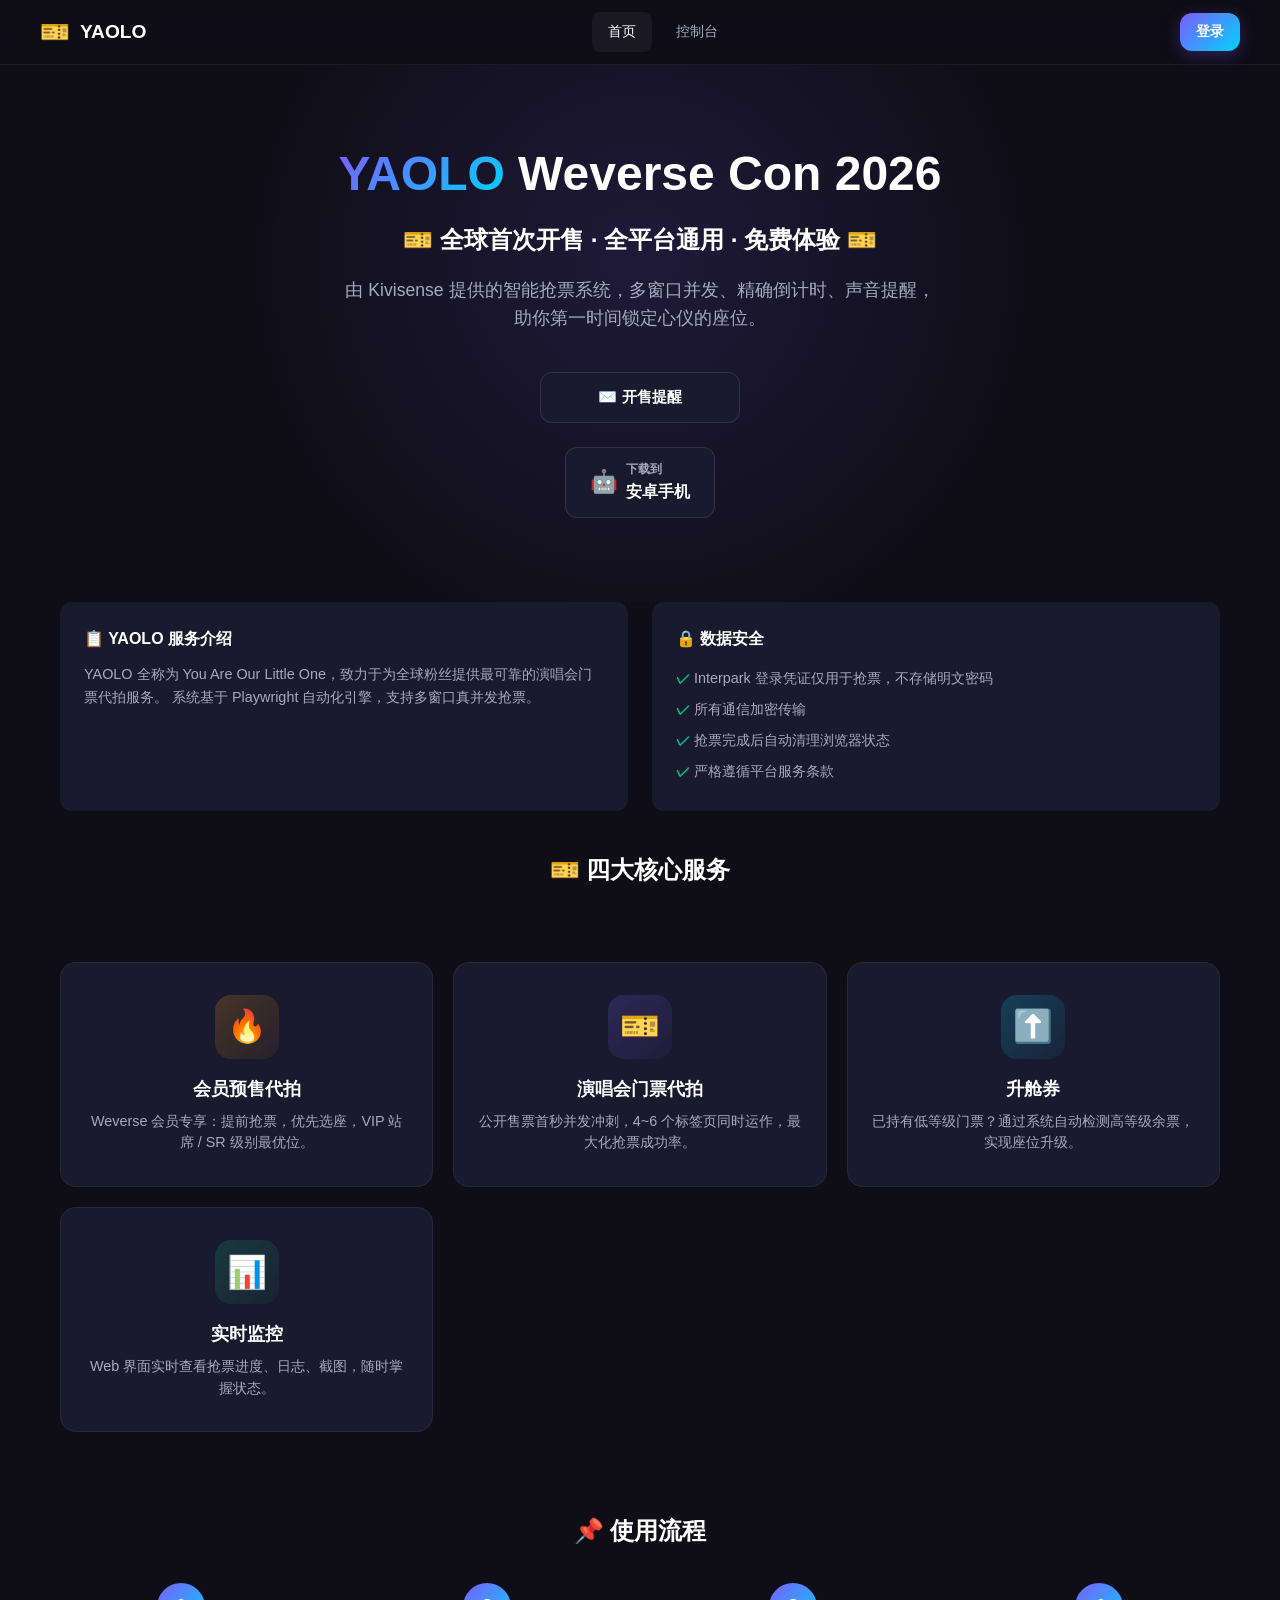
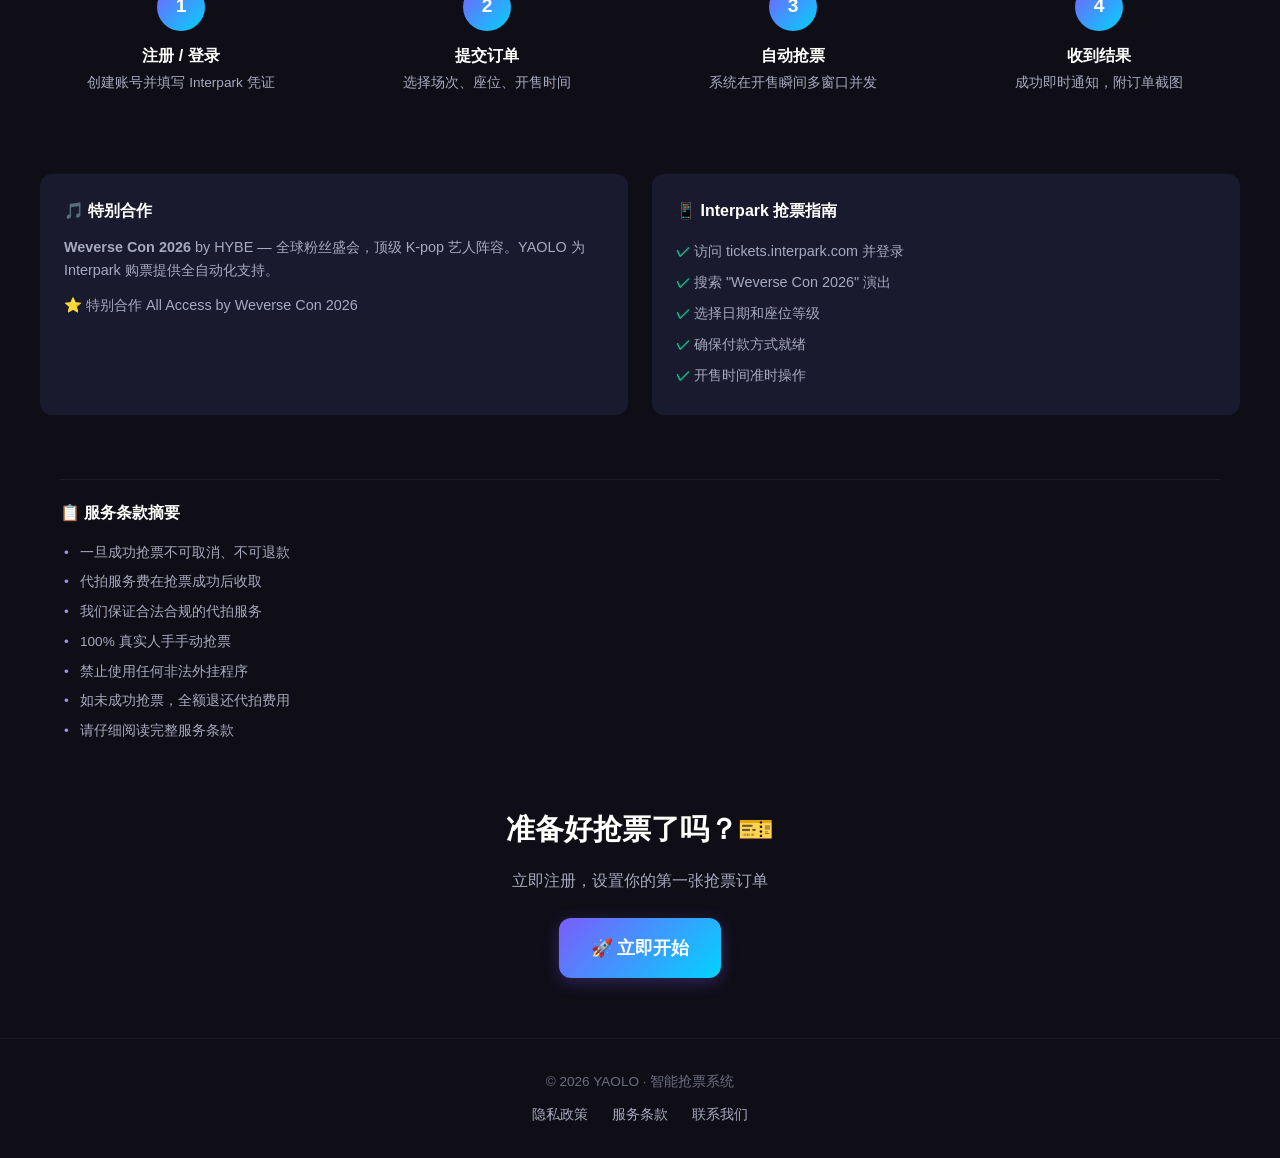
<file: wvs-con-ticketing/frontend/index.html>
<!DOCTYPE html>
<html lang="zh-CN">
<head>
  <meta charset="UTF-8">
  <meta name="viewport" content="width=device-width, initial-scale=1.0">
  <title>🎫 YAOLO · Weverse Con 2026 抢票系统</title>
  <link rel="stylesheet" href="css/style.css">
  <link rel="icon" href="data:image/svg+xml,<svg xmlns='http://www.w3.org/2000/svg' viewBox='0 0 100 100'><text y='.9em' font-size='90'>🎫</text></svg>">
</head>
<body>
  <!-- 导航栏 -->
  <nav class="navbar">
    <div class="navbar-inner">
      <a href="/" class="navbar-brand">
        <span class="emoji">🎫</span>
        <span>YAOLO</span>
      </a>
      <div class="navbar-links" id="navLinks">
        <a href="/" class="navbar-link active">首页</a>
        <a href="/dashboard" class="navbar-link">控制台</a>
        <a href="/admin" class="navbar-link" id="adminLink" style="display:none">管理</a>
      </div>
      <div id="navAuth">
        <a href="#" class="btn btn-primary btn-sm" onclick="showLoginModal()">登录</a>
      </div>
    </div>
  </nav>

  <!-- Toast 容器 -->
  <div class="toast-container" id="toastContainer"></div>

  <!-- Hero -->
  <section class="hero">
    <div class="container">
      <h1 class="hero-title animate-in">
        <span class="highlight">YAOLO</span> Weverse Con 2026<br>
        <span style="font-size:1.5rem; font-weight:600;">🎫 全球首次开售 · 全平台通用 · 免费体验 🎫</span>
      </h1>
      <p class="hero-subtitle animate-in animate-delay-1">
        由 Kivisense 提供的智能抢票系统，多窗口并发、精确倒计时、声音提醒，助你第一时间锁定心仪的座位。
      </p>

      <!-- 订阅按钮 -->
      <div class="text-center animate-in animate-delay-2" style="margin-bottom: 16px;">
        <a href="#" class="btn btn-secondary" onclick="showLoginModal()" style="min-width: 200px;">
          ✉️ 开售提醒
        </a>
      </div>

      <!-- 平台下载 -->
      <div class="download-buttons animate-in animate-delay-3">
        <a href="#" class="download-btn">
          <span class="icon">🤖</span>
          <div>
            <div style="font-size:0.75rem; color:var(--text-dim);">下载到</div>
            <div>安卓手机</div>
          </div>
        </a>
      </div>
    </div>
  </section>

  <!-- 服务说明 -->
  <section class="container">
    <div class="info-grid" style="margin-bottom:40px;">
      <div class="info-card animate-in">
        <h3>📋 YAOLO 服务介绍</h3>
        <p>
          YAOLO 全称为 You Are Our Little One，致力于为全球粉丝提供最可靠的演唱会门票代拍服务。
          系统基于 Playwright 自动化引擎，支持多窗口真并发抢票。
        </p>
      </div>
      <div class="info-card animate-in animate-delay-1">
        <h3>🔒 数据安全</h3>
        <ul>
          <li>Interpark 登录凭证仅用于抢票，不存储明文密码</li>
          <li>所有通信加密传输</li>
          <li>抢票完成后自动清理浏览器状态</li>
          <li>严格遵循平台服务条款</li>
        </ul>
      </div>
    </div>
  </section>

  <!-- 四大服务 -->
  <section class="container">
    <h2 style="text-align:center; font-size:1.5rem; font-weight:800; margin-bottom:32px;">🎫 四大核心服务</h2>
    <div class="features">
      <div class="feature-card animate-in" onclick="handleFeatureClick('presale')">
        <div class="feature-icon presale">🔥</div>
        <h3 class="feature-title">会员预售代拍</h3>
        <p class="feature-desc">Weverse 会员专享：提前抢票，优先选座，VIP 站席 / SR 级别最优位。</p>
      </div>
      <div class="feature-card animate-in animate-delay-1" onclick="handleFeatureClick('general')">
        <div class="feature-icon ticket">🎫</div>
        <h3 class="feature-title">演唱会门票代拍</h3>
        <p class="feature-desc">公开售票首秒并发冲刺，4~6 个标签页同时运作，最大化抢票成功率。</p>
      </div>
      <div class="feature-card animate-in animate-delay-2" onclick="handleFeatureClick('upgrade')">
        <div class="feature-icon upgrade">⬆️</div>
        <h3 class="feature-title">升舱券</h3>
        <p class="feature-desc">已持有低等级门票？通过系统自动检测高等级余票，实现座位升级。</p>
      </div>
      <div class="feature-card animate-in animate-delay-3" onclick="handleFeatureClick('monitor')">
        <div class="feature-icon" style="background:linear-gradient(135deg,rgba(16,185,129,.2),rgba(16,185,129,.05))">📊</div>
        <h3 class="feature-title">实时监控</h3>
        <p class="feature-desc">Web 界面实时查看抢票进度、日志、截图，随时掌握状态。</p>
      </div>
    </div>
  </section>

  <!-- 使用流程 -->
  <section class="container steps">
    <h2 class="steps-title">📌 使用流程</h2>
    <div class="steps-grid">
      <div class="step animate-in">
        <div class="step-number">1</div>
        <h4 class="step-title">注册 / 登录</h4>
        <p class="step-desc">创建账号并填写 Interpark 凭证</p>
      </div>
      <div class="step animate-in animate-delay-1">
        <div class="step-number">2</div>
        <h4 class="step-title">提交订单</h4>
        <p class="step-desc">选择场次、座位、开售时间</p>
      </div>
      <div class="step animate-in animate-delay-2">
        <div class="step-number">3</div>
        <h4 class="step-title">自动抢票</h4>
        <p class="step-desc">系统在开售瞬间多窗口并发</p>
      </div>
      <div class="step animate-in animate-delay-3">
        <div class="step-number">4</div>
        <h4 class="step-title">收到结果</h4>
        <p class="step-desc">成功即时通知，附订单截图</p>
      </div>
    </div>
  </section>

  <!-- 特别合作 -->
  <section class="container" style="padding:40px 0;">
    <div class="info-grid">
      <div class="info-card animate-in">
        <h3>🎵 特别合作</h3>
        <p><strong>Weverse Con 2026</strong> by HYBE — 全球粉丝盛会，顶级 K-pop 艺人阵容。YAOLO 为 Interpark 购票提供全自动化支持。</p>
        <p style="margin-top:12px;">⭐ 特别合作 All Access by Weverse Con 2026</p>
      </div>
      <div class="info-card animate-in animate-delay-1">
        <h3>📱 Interpark 抢票指南</h3>
        <ul>
          <li>访问 tickets.interpark.com 并登录</li>
          <li>搜索 "Weverse Con 2026" 演出</li>
          <li>选择日期和座位等级</li>
          <li>确保付款方式就绪</li>
          <li>开售时间准时操作</li>
        </ul>
      </div>
    </div>
  </section>

  <!-- 服务条款 -->
  <section class="container">
    <div class="terms">
      <h3 class="terms-title">📋 服务条款摘要</h3>
      <ul class="terms-list">
        <li>一旦成功抢票不可取消、不可退款</li>
        <li>代拍服务费在抢票成功后收取</li>
        <li>我们保证合法合规的代拍服务</li>
        <li>100% 真实人手手动抢票</li>
        <li>禁止使用任何非法外挂程序</li>
        <li>如未成功抢票，全额退还代拍费用</li>
        <li>请仔细阅读完整服务条款</li>
      </ul>
    </div>
  </section>

  <!-- CTA -->
  <section class="container text-center" style="padding: 40px 0 60px;">
    <h2 style="font-size:1.8rem; font-weight:800; margin-bottom:16px;">
      准备好抢票了吗？🎫
    </h2>
    <p style="color:var(--text-dim); margin-bottom:24px;">
      立即注册，设置你的第一张抢票订单
    </p>
    <a href="#" class="btn btn-primary btn-lg" onclick="handleGetStarted()">
      🚀 立即开始
    </a>
  </section>

  <!-- Footer -->
  <footer class="footer">
    <div class="container">
      <p>© 2026 YAOLO · 智能抢票系统</p>
      <div class="footer-links">
        <a href="#">隐私政策</a>
        <a href="#">服务条款</a>
        <a href="#">联系我们</a>
      </div>
    </div>
  </footer>

  <!-- 登录模态框 -->
  <div class="modal-overlay" id="loginModal">
    <div class="modal">
      <div class="modal-header">
        <h2 class="modal-title" id="authModalTitle">登录</h2>
        <button class="modal-close" onclick="closeModal('loginModal')">&times;</button>
      </div>
      <form id="authForm" onsubmit="handleAuth(event)">
        <div class="form-group" id="emailGroup" style="display:none">
          <label class="form-label">邮箱</label>
          <input type="email" class="form-input" id="authEmail" placeholder="your@email.com">
        </div>
        <div class="form-group">
          <label class="form-label">用户名</label>
          <input type="text" class="form-input" id="authUsername" placeholder="用户名" required>
        </div>
        <div class="form-group">
          <label class="form-label">密码</label>
          <input type="password" class="form-input" id="authPassword" placeholder="至少6位" required>
        </div>
        <button type="submit" class="btn btn-primary btn-block" id="authSubmitBtn">登录</button>
        <p style="text-align:center; margin-top:16px; font-size:0.9rem;">
          <a href="#" id="toggleAuthMode" onclick="toggleAuthMode()">没有账号？注册</a>
        </p>
      </form>
    </div>
  </div>

  <script src="js/api.js"></script>
  <script src="js/auth.js"></script>
  <script src="js/app.js"></script>
</body>
</html>
</file>
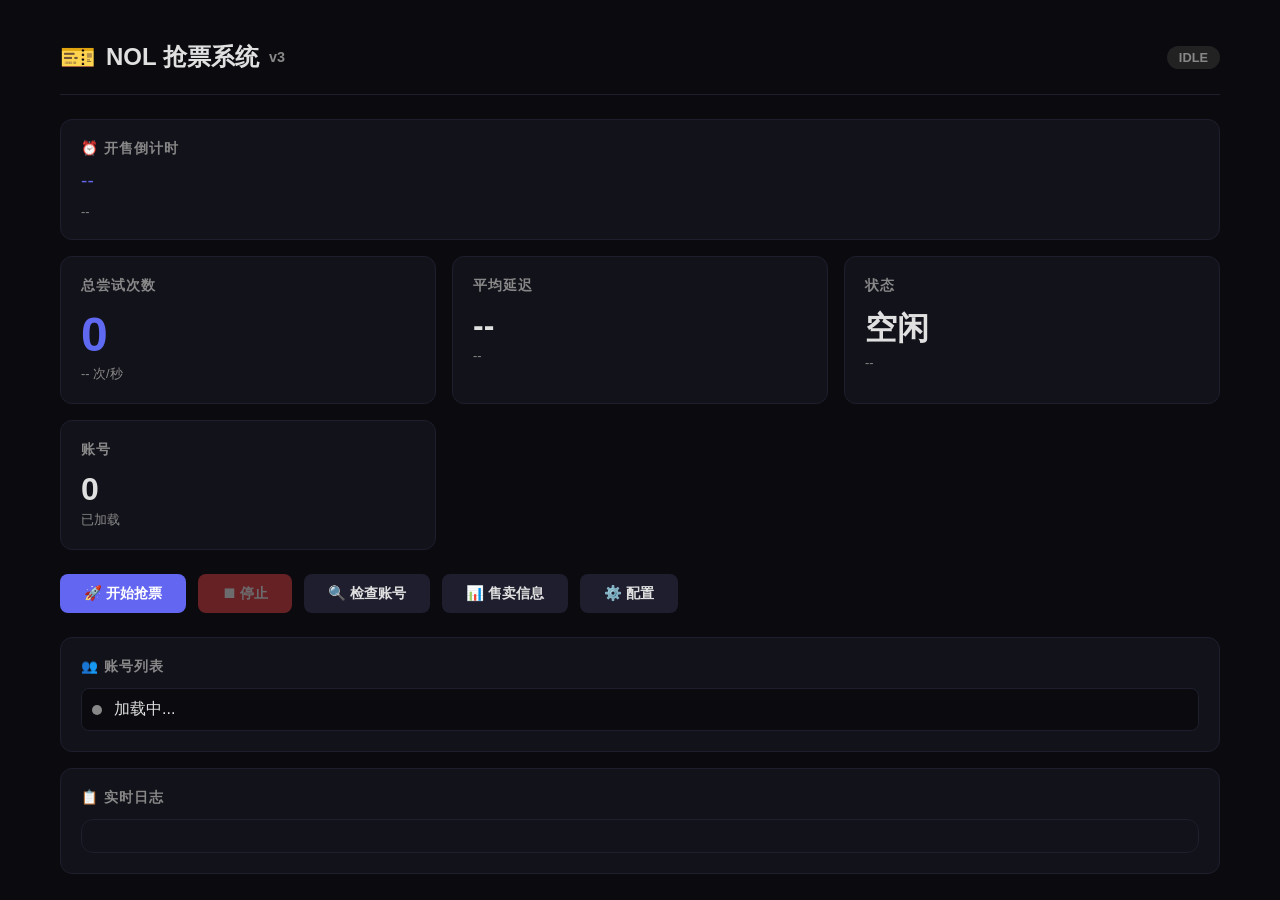
<file: wvs-con-ticketing/v3/static/index.html>
<!DOCTYPE html>
<html lang="zh-CN">
<head>
<meta charset="UTF-8">
<meta name="viewport" content="width=device-width, initial-scale=1.0">
<title>🎫 NOL 抢票系统 v3</title>
<style>
*{margin:0;padding:0;box-sizing:border-box}
:root{--bg:#0a0a0f;--card:#12121a;--border:#1e1e2e;--text:#e0e0e0;--dim:#888;--accent:#6366f1;--green:#22c55e;--red:#ef4444;--yellow:#eab308;--blue:#3b82f6}
body{font-family:-apple-system,BlinkMacSystemFont,'Segoe UI',sans-serif;background:var(--bg);color:var(--text);min-height:100vh}
.container{max-width:1200px;margin:0 auto;padding:20px}
header{display:flex;align-items:center;justify-content:space-between;padding:20px 0;border-bottom:1px solid var(--border);margin-bottom:24px}
header h1{font-size:1.5rem;display:flex;align-items:center;gap:10px}
header h1 span{font-size:1.8rem}
.status-badge{padding:4px 12px;border-radius:20px;font-size:.8rem;font-weight:600;text-transform:uppercase}
.status-idle{background:#222;color:var(--dim)}
.status-grabbing{background:#1a1a3e;color:var(--accent);animation:pulse 1.5s infinite}
.status-success{background:#0a2a0a;color:var(--green)}
.status-failed{background:#2a0a0a;color:var(--red)}
@keyframes pulse{0%,100%{opacity:1}50%{opacity:.5}}

.grid{display:grid;grid-template-columns:repeat(auto-fit,minmax(280px,1fr));gap:16px;margin-bottom:24px}
.card{background:var(--card);border:1px solid var(--border);border-radius:12px;padding:20px}
.card h3{font-size:.85rem;color:var(--dim);text-transform:uppercase;letter-spacing:1px;margin-bottom:12px}
.card .value{font-size:2rem;font-weight:700;font-variant-numeric:tabular-nums}
.card .sub{font-size:.8rem;color:var(--dim);margin-top:4px}

.big-number{font-size:3rem;font-weight:800;background:linear-gradient(135deg,var(--accent),var(--blue));-webkit-background-clip:text;-webkit-text-fill-color:transparent}

.log-panel{background:var(--card);border:1px solid var(--border);border-radius:12px;padding:16px;max-height:400px;overflow-y:auto;font-family:'SF Mono',Consolas,monospace;font-size:.8rem;line-height:1.6}
.log-panel .log-line{padding:2px 0;border-bottom:1px solid #1a1a2a}
.log-panel .log-info{color:var(--blue)}
.log-panel .log-warn{color:var(--yellow)}
.log-panel .log-error{color:var(--red)}
.log-panel .log-success{color:var(--green)}
.log-panel .time{color:var(--dim);margin-right:8px}

.controls{display:flex;gap:12px;flex-wrap:wrap;margin-bottom:24px}
.btn{padding:10px 24px;border:none;border-radius:8px;font-size:.9rem;font-weight:600;cursor:pointer;transition:all .2s;display:flex;align-items:center;gap:6px}
.btn:hover{transform:translateY(-1px);filter:brightness(1.1)}
.btn:active{transform:translateY(0)}
.btn-primary{background:var(--accent);color:#fff}
.btn-danger{background:var(--red);color:#fff}
.btn-success{background:var(--green);color:#fff}
.btn-secondary{background:var(--border);color:var(--text)}
.btn:disabled{opacity:.4;cursor:not-allowed;transform:none}

.config-grid{display:grid;grid-template-columns:repeat(auto-fit,minmax(300px,1fr));gap:16px;margin-bottom:24px}
.form-group{margin-bottom:12px}
.form-group label{display:block;font-size:.8rem;color:var(--dim);margin-bottom:4px}
.form-group input,.form-group select{width:100%;padding:8px 12px;background:var(--bg);border:1px solid var(--border);border-radius:6px;color:var(--text);font-size:.85rem}
.form-group input:focus{border-color:var(--accent);outline:none}

.accounts-list{display:flex;flex-direction:column;gap:8px}
.account-item{display:flex;align-items:center;gap:12px;padding:10px;background:var(--bg);border-radius:8px;border:1px solid var(--border)}
.account-dot{width:10px;height:10px;border-radius:50%;flex-shrink:0}
.account-dot.ok{background:var(--green)}
.account-dot.err{background:var(--red)}
.account-dot.unknown{background:var(--dim)}

.countdown{font-size:1.2rem;color:var(--accent);margin:12px 0;font-variant-numeric:tabular-nums}

.tabs{display:flex;gap:4px;margin-bottom:16px}
.tab{padding:8px 16px;border-radius:6px;cursor:pointer;font-size:.85rem;color:var(--dim);background:transparent;border:none}
.tab.active{background:var(--card);color:var(--text)}
.tab-content{display:none}
.tab-content.active{display:block}

@media(max-width:768px){.grid{grid-template-columns:1fr}.container{padding:12px}}
</style>
</head>
<body>
<div class="container">
  <header>
    <h1><span>🎫</span> NOL 抢票系统 <small style="color:var(--dim);font-size:.6em">v3</small></h1>
    <div id="statusBadge" class="status-badge status-idle">IDLE</div>
  </header>

  <!-- 倒计时 -->
  <div class="card" style="margin-bottom:16px">
    <h3>⏰ 开售倒计时</h3>
    <div id="countdown" class="countdown">--</div>
    <div id="saleInfo" class="sub">--</div>
  </div>

  <!-- 统计 -->
  <div class="grid">
    <div class="card">
      <h3>总尝试次数</h3>
      <div id="totalAttempts" class="big-number">0</div>
      <div class="sub" id="attemptsPerSec">-- 次/秒</div>
    </div>
    <div class="card">
      <h3>平均延迟</h3>
      <div id="avgLatency" class="value">--</div>
      <div class="sub" id="latencyRange">--</div>
    </div>
    <div class="card">
      <h3>状态</h3>
      <div id="grabStatus" class="value">空闲</div>
      <div class="sub" id="elapsedTime">--</div>
    </div>
    <div class="card">
      <h3>账号</h3>
      <div id="accountCount" class="value">0</div>
      <div class="sub">已加载</div>
    </div>
  </div>

  <!-- 控制按钮 -->
  <div class="controls">
    <button class="btn btn-primary" id="btnGrab" onclick="startGrab()">🚀 开始抢票</button>
    <button class="btn btn-danger" id="btnStop" onclick="stopGrab()" disabled>⏹ 停止</button>
    <button class="btn btn-secondary" onclick="checkAccounts()">🔍 检查账号</button>
    <button class="btn btn-secondary" onclick="getSales()">📊 售卖信息</button>
    <button class="btn btn-secondary" onclick="toggleConfig()">⚙️ 配置</button>
  </div>

  <!-- 配置面板 -->
  <div id="configPanel" style="display:none">
    <div class="config-grid">
      <div class="card">
        <h3>演出设置</h3>
        <div class="form-group"><label>商品代码</label><input id="cfg_goods" /></div>
        <div class="form-group"><label>场馆代码</label><input id="cfg_place" /></div>
        <div class="form-group"><label>一般开售 (KST)</label><input id="cfg_sale" placeholder="2026-04-30 20:00:00" /></div>
        <div class="form-group"><label>预售时间 (可选)</label><input id="cfg_presale" placeholder="2026-04-29 20:00:00" /></div>
      </div>
      <div class="card">
        <h3>抢票策略</h3>
        <div class="form-group"><label>最大重试</label><input id="cfg_retries" type="number" /></div>
        <div class="form-group"><label>重试间隔(秒)</label><input id="cfg_delay" type="number" step="0.01" /></div>
        <div class="form-group"><label>提前冲刺(秒)</label><input id="cfg_pre" type="number" /></div>
        <div class="form-group"><label>购买数量</label><input id="cfg_count" type="number" /></div>
      </div>
      <div class="card">
        <h3>通知</h3>
        <div class="form-group"><label>钉钉 Webhook</label><input id="cfg_ding" /></div>
        <div class="form-group"><label>企微 Webhook</label><input id="cfg_wx" /></div>
        <div class="form-group"><label>Telegram Token</label><input id="cfg_tg_token" /></div>
        <div class="form-group"><label>Telegram Chat ID</label><input id="cfg_tg_chat" /></div>
      </div>
    </div>
    <div class="controls">
      <button class="btn btn-success" onclick="saveConfig()">💾 保存配置</button>
    </div>
  </div>

  <!-- 账号列表 -->
  <div class="card" style="margin-bottom:16px">
    <h3>👥 账号列表</h3>
    <div id="accountsList" class="accounts-list">
      <div class="account-item"><span class="account-dot unknown"></span>加载中...</div>
    </div>
  </div>

  <!-- 日志 -->
  <div class="card">
    <h3>📋 实时日志</h3>
    <div id="logPanel" class="log-panel"></div>
  </div>
</div>

<script src="https://cdn.socket.io/4.7.5/socket.io.min.js"></script>
<script>
const socket = io();
let startTime = null;
let grabInterval = null;

// ── WebSocket ──
socket.on('connect', () => addLog('WebSocket 已连接', 'success'));

socket.on('status', data => updateStatus(data));
socket.on('progress', data => {
  document.getElementById('totalAttempts').textContent = data.attempt;
  document.getElementById('avgLatency').textContent = Math.round(data.avg_ms) + 'ms';
  document.getElementById('elapsedTime').textContent = Math.round(data.elapsed) + 's';
});
socket.on('log', data => addLog(data.msg, data.level));
socket.on('success', data => {
  addLog(`🎉🎉🎉 成功! ${data.date} 档位#${data.grade} ${data.attempts}次/${data.elapsed.toFixed(1)}s`, 'success');
  document.getElementById('statusBadge').className = 'status-badge status-success';
  document.getElementById('statusBadge').textContent = 'SUCCESS';
  document.getElementById('btnGrab').disabled = false;
  document.getElementById('btnStop').disabled = true;
});
socket.on('failed', data => {
  addLog(`😢 失败 ${data.attempts}次/${data.elapsed.toFixed(1)}s`, 'error');
  document.getElementById('statusBadge').className = 'status-badge status-failed';
  document.getElementById('btnGrab').disabled = false;
  document.getElementById('btnStop').disabled = true;
});
socket.on('done', () => {
  document.getElementById('btnGrab').disabled = false;
  document.getElementById('btnStop').disabled = true;
  if (grabInterval) { clearInterval(grabInterval); grabInterval = null; }
});

// ── 更新状态 ──
function updateStatus(data) {
  const s = data.status || 'idle';
  const badge = document.getElementById('statusBadge');
  badge.className = 'status-badge status-' + s;
  badge.textContent = s.toUpperCase();

  document.getElementById('accountCount').textContent = data.accounts || 0;

  if (data.stats) {
    document.getElementById('totalAttempts').textContent = data.stats.total_attempts;
    document.getElementById('avgLatency').textContent = Math.round(data.stats.avg_latency_ms) + 'ms';
    const min = Math.round(data.stats.min_latency_ms);
    const max = Math.round(data.stats.max_latency_ms);
    document.getElementById('latencyRange').textContent = `${min}ms ~ ${max}ms`;
  }

  if (s === 'grabbing') {
    document.getElementById('btnGrab').disabled = true;
    document.getElementById('btnStop').disabled = false;
    document.getElementById('grabStatus').textContent = '抢票中';
    if (!startTime) startTime = Date.now();
  } else if (s === 'success') {
    document.getElementById('grabStatus').textContent = '✅ 成功';
  } else if (s === 'failed') {
    document.getElementById('grabStatus').textContent = '❌ 失败';
  } else {
    document.getElementById('grabStatus').textContent = '空闲';
    document.getElementById('btnGrab').disabled = false;
    document.getElementById('btnStop').disabled = true;
  }
}

// ── 倒计时 ──
function updateCountdown() {
  fetch('/api/config').then(r=>r.json()).then(cfg => {
    const saleTime = cfg.presale_time || cfg.sale_time;
    if (!saleTime) return;
    const target = new Date(saleTime + '+09:00');
    const now = new Date();
    const diff = (target - now) / 1000;

    const el = document.getElementById('countdown');
    const info = document.getElementById('saleInfo');

    if (diff <= 0) {
      el.textContent = '🔥 已开售!';
      el.style.color = 'var(--green)';
    } else {
      const d = Math.floor(diff / 86400);
      const h = Math.floor((diff % 86400) / 3600);
      const m = Math.floor((diff % 3600) / 60);
      const s = Math.floor(diff % 60);
      el.textContent = `${d}天 ${h}时 ${m}分 ${s}秒`;
      el.style.color = diff < 300 ? 'var(--red)' : 'var(--accent)';
    }

    info.textContent = `${cfg.presale_time ? '粉丝预售' : '一般开售'}: ${saleTime} KST | 演出: ${(cfg.play_dates||[]).join(' ~ ')}`;
  });
}
setInterval(updateCountdown, 1000);
updateCountdown();

// ── 日志 ──
function addLog(msg, level='info') {
  const panel = document.getElementById('logPanel');
  const now = new Date().toLocaleTimeString();
  const line = document.createElement('div');
  line.className = 'log-line log-' + (level || 'info');
  line.innerHTML = `<span class="time">${now}</span>${msg}`;
  panel.appendChild(line);
  panel.scrollTop = panel.scrollHeight;
  if (panel.children.length > 500) panel.removeChild(panel.firstChild);
}

// ── 操作 ──
function startGrab() {
  addLog('🚀 启动抢票...');
  document.getElementById('btnGrab').disabled = true;
  document.getElementById('btnStop').disabled = false;
  startTime = Date.now();
  grabInterval = setInterval(() => {
    document.getElementById('elapsedTime').textContent = Math.round((Date.now()-startTime)/1000) + 's';
  }, 1000);
  fetch('/api/grab', {method:'POST', headers:{'Content-Type':'application/json'}, body:'{}'});
}

function stopGrab() {
  fetch('/api/stop', {method:'POST'});
  addLog('⏹ 已发送停止信号', 'warn');
  document.getElementById('btnGrab').disabled = false;
  document.getElementById('btnStop').disabled = true;
  if (grabInterval) { clearInterval(grabInterval); grabInterval = null; }
}

function checkAccounts() {
  addLog('🔍 检查账号...');
  fetch('/api/check').then(r=>r.json()).then(data => {
    const list = document.getElementById('accountsList');
    list.innerHTML = '';
    data.accounts.forEach(a => {
      const item = document.createElement('div');
      item.className = 'account-item';
      const dotClass = a.status === 'ok' ? 'ok' : 'err';
      item.innerHTML = `<span class="account-dot ${dotClass}"></span>
        <strong>${a.label}</strong>
        <span style="color:var(--dim)">${a.name || ''} ${a.email || ''}</span>
        ${a.error ? `<span style="color:var(--red);font-size:.8rem">${a.error}</span>` : ''}`;
      list.appendChild(item);
      addLog(`${a.label}: ${a.status === 'ok' ? '✅' : '❌'} ${a.name || a.error || ''}`);
    });
  });
}

function getSales() {
  addLog('📊 获取售卖信息...');
  fetch('/api/sales').then(r=>r.json()).then(data => {
    if (data.error) { addLog('❌ ' + data.error, 'error'); return; }
    const si = data.salesInfo;
    addLog(`📅 ${si.playStartDate} ~ ${si.playEndDate}`);
    addLog(`🕐 一般开售: ${si.bookingOpenTime} KST`);
    addLog(`📋 状态: ${si.goodsStatus === 'Y' ? '可售' : '不可售'}`);
    (data.preSalesInfo || []).forEach(ps => {
      addLog(`🎫 预售: ${ps.preBookingKindName} ${ps.bookingOpenTime} ~ ${ps.bookingEndTime}`);
    });
  });
}

function toggleConfig() {
  const panel = document.getElementById('configPanel');
  if (panel.style.display === 'none') {
    panel.style.display = 'block';
    loadConfig();
  } else {
    panel.style.display = 'none';
  }
}

function loadConfig() {
  fetch('/api/config').then(r=>r.json()).then(cfg => {
    document.getElementById('cfg_goods').value = cfg.goods_code || '';
    document.getElementById('cfg_place').value = cfg.place_code || '';
    document.getElementById('cfg_sale').value = cfg.sale_time || '';
    document.getElementById('cfg_presale').value = cfg.presale_time || '';
    document.getElementById('cfg_retries').value = cfg.max_retries || 200;
    document.getElementById('cfg_delay').value = cfg.retry_delay || 0.03;
    document.getElementById('cfg_pre').value = cfg.pre_seconds || 2;
    document.getElementById('cfg_count').value = cfg.ticket_count || 1;
    const n = cfg.notifications || {};
    document.getElementById('cfg_ding').value = n.ding_webhook || '';
    document.getElementById('cfg_wx').value = n.wx_webhook || '';
    document.getElementById('cfg_tg_token').value = n.telegram_bot_token || '';
    document.getElementById('cfg_tg_chat').value = n.telegram_chat_id || '';
  });
}

function saveConfig() {
  const cfg = {
    goods_code: document.getElementById('cfg_goods').value,
    place_code: document.getElementById('cfg_place').value,
    sale_time: document.getElementById('cfg_sale').value,
    presale_time: document.getElementById('cfg_presale').value,
    max_retries: parseInt(document.getElementById('cfg_retries').value) || 200,
    retry_delay: parseFloat(document.getElementById('cfg_delay').value) || 0.03,
    pre_seconds: parseInt(document.getElementById('cfg_pre').value) || 2,
    ticket_count: parseInt(document.getElementById('cfg_count').value) || 1,
    notifications: {
      ding_webhook: document.getElementById('cfg_ding').value,
      wx_webhook: document.getElementById('cfg_wx').value,
      telegram_bot_token: document.getElementById('cfg_tg_token').value,
      telegram_chat_id: document.getElementById('cfg_tg_chat').value,
    }
  };
  fetch('/api/config', {method:'POST', headers:{'Content-Type':'application/json'}, body:JSON.stringify(cfg)})
    .then(r=>r.json()).then(() => addLog('✅ 配置已保存', 'success'));
}

// 初始化
addLog('🎫 NOL 抢票系统 v3 已加载');
checkAccounts();
</script>
</body>
</html>
</file>
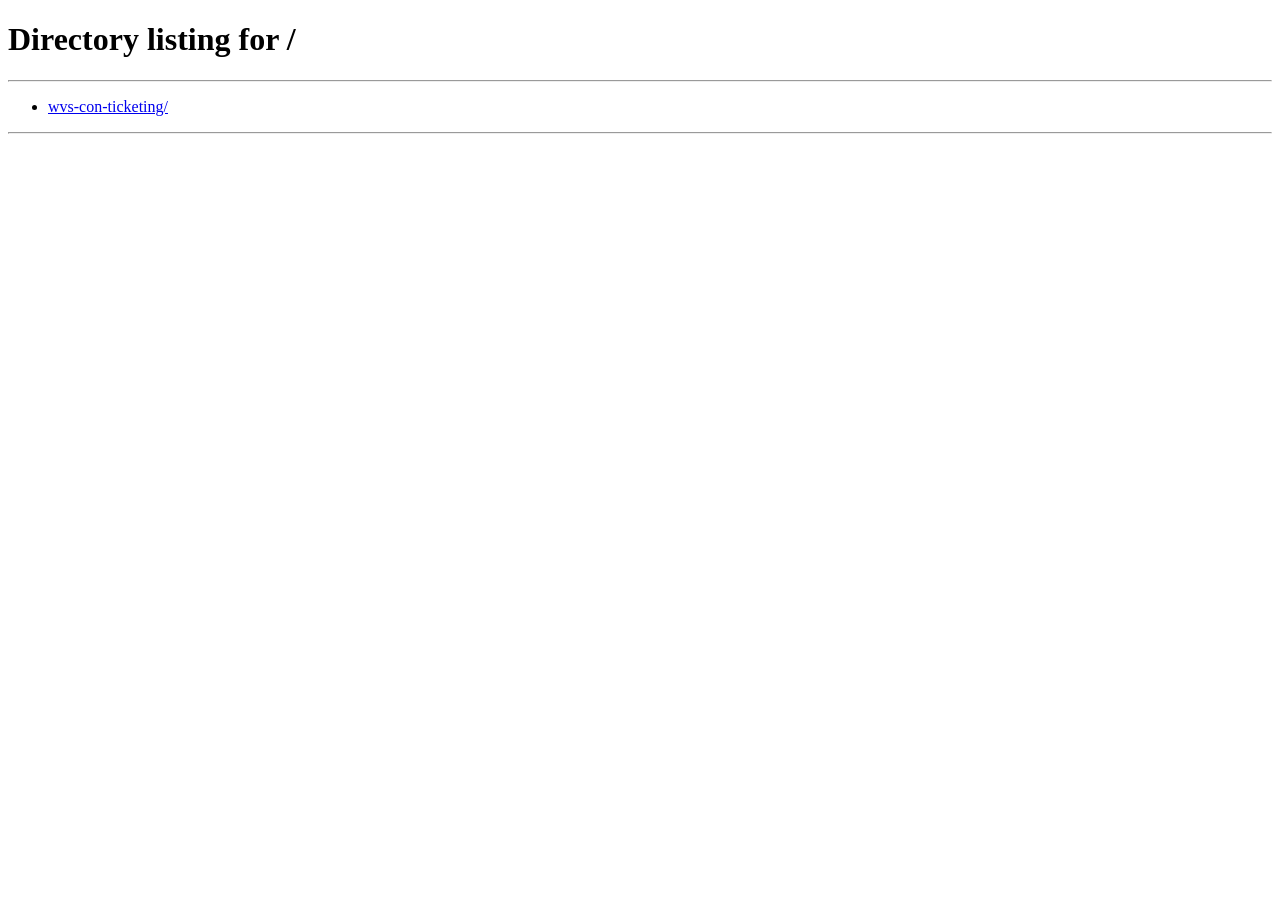
<file: wvs-con-ticketing/frontend/admin.html>
<!DOCTYPE html>
<html lang="zh-CN">
<head>
  <meta charset="UTF-8">
  <meta name="viewport" content="width=device-width, initial-scale=1.0">
  <title>🔧 管理后台 · YAOLO</title>
  <link rel="stylesheet" href="css/style.css">
  <link rel="icon" href="data:image/svg+xml,<svg xmlns='http://www.w3.org/2000/svg' viewBox='0 0 100 100'><text y='.9em' font-size='90'>🔧</text></svg>">
</head>
<body>
  <nav class="navbar">
    <div class="navbar-inner">
      <a href="/" class="navbar-brand">
        <span class="emoji">🎫</span>
        <span>YAOLO</span>
      </a>
      <div class="navbar-links">
        <a href="/" class="navbar-link">首页</a>
        <a href="/dashboard" class="navbar-link">控制台</a>
        <a href="/admin" class="navbar-link active">管理</a>
      </div>
      <div id="navAuth"></div>
    </div>
  </nav>

  <div class="toast-container" id="toastContainer"></div>

  <main class="container dashboard">
    <h1 style="font-size:1.5rem; font-weight:800; margin-bottom:24px;">🔧 管理后台</h1>

    <!-- 统计 -->
    <div class="admin-grid" id="adminStats">
      <div class="admin-stat">
        <div class="admin-stat-value" id="adminTotalUsers">-</div>
        <div class="admin-stat-label">用户总数</div>
      </div>
      <div class="admin-stat">
        <div class="admin-stat-value" id="adminTotalOrders">-</div>
        <div class="admin-stat-label">订单总数</div>
      </div>
      <div class="admin-stat">
        <div class="admin-stat-value" id="adminGrabbing" style="color:var(--info);">-</div>
        <div class="admin-stat-label">抢票中</div>
      </div>
      <div class="admin-stat">
        <div class="admin-stat-value" id="adminSuccess" style="color:var(--success);">-</div>
        <div class="admin-stat-label">成功</div>
      </div>
      <div class="admin-stat">
        <div class="admin-stat-value" id="adminFailed" style="color:var(--error);">-</div>
        <div class="admin-stat-label">失败</div>
      </div>
      <div class="admin-stat">
        <div class="admin-stat-value" id="adminSoldOut" style="color:var(--warning);">-</div>
        <div class="admin-stat-label">售罄</div>
      </div>
    </div>

    <!-- Tab -->
    <div class="tabs">
      <button class="tab active" onclick="switchAdminTab('orders', this)">📋 所有订单</button>
      <button class="tab" onclick="switchAdminTab('users', this)">👥 用户列表</button>
      <button class="tab" onclick="switchAdminTab('seats', this)">💺 座位配置</button>
    </div>

    <!-- 订单列表 -->
    <div id="adminOrdersTab" class="tab-content active">
      <div style="display:flex; gap:8px; margin-bottom:16px; flex-wrap:wrap;">
        <button class="btn btn-sm btn-secondary" onclick="loadAdminOrders()">🔄 刷新</button>
        <select class="form-select" style="width:auto;padding:6px 32px 6px 12px;font-size:0.85rem;" id="orderStatusFilter" onchange="loadAdminOrders()">
          <option value="">全部状态</option>
          <option value="pending">待启动</option>
          <option value="waiting">等待中</option>
          <option value="grabbing">抢票中</option>
          <option value="success">成功</option>
          <option value="failed">失败</option>
          <option value="sold_out">售罄</option>
          <option value="error">异常</option>
        </select>
      </div>
      <div id="adminOrdersList">加载中...</div>
    </div>

    <!-- 用户列表 -->
    <div id="adminUsersTab" class="tab-content">
      <div style="margin-bottom:16px;">
        <button class="btn btn-sm btn-secondary" onclick="loadAdminUsers()">🔄 刷新</button>
      </div>
      <div id="adminUsersList">加载中...</div>
    </div>

    <!-- 座位配置 -->
    <div id="adminSeatsTab" class="tab-content">
      <div style="display:flex; gap:8px; margin-bottom:16px; flex-wrap:wrap;">
        <button class="btn btn-sm btn-secondary" onclick="loadAdminTicketClasses()">🔄 刷新</button>
        <button class="btn btn-sm btn-primary" onclick="showAddTicketClassForm()">➕ 添加档位</button>
      </div>
      <div id="adminSeatsList">加载中...</div>
    </div>
  </main>

  <script src="js/api.js"></script>
  <script src="js/auth.js"></script>
  <script src="js/admin.js"></script>
</body>
</html>
</file>
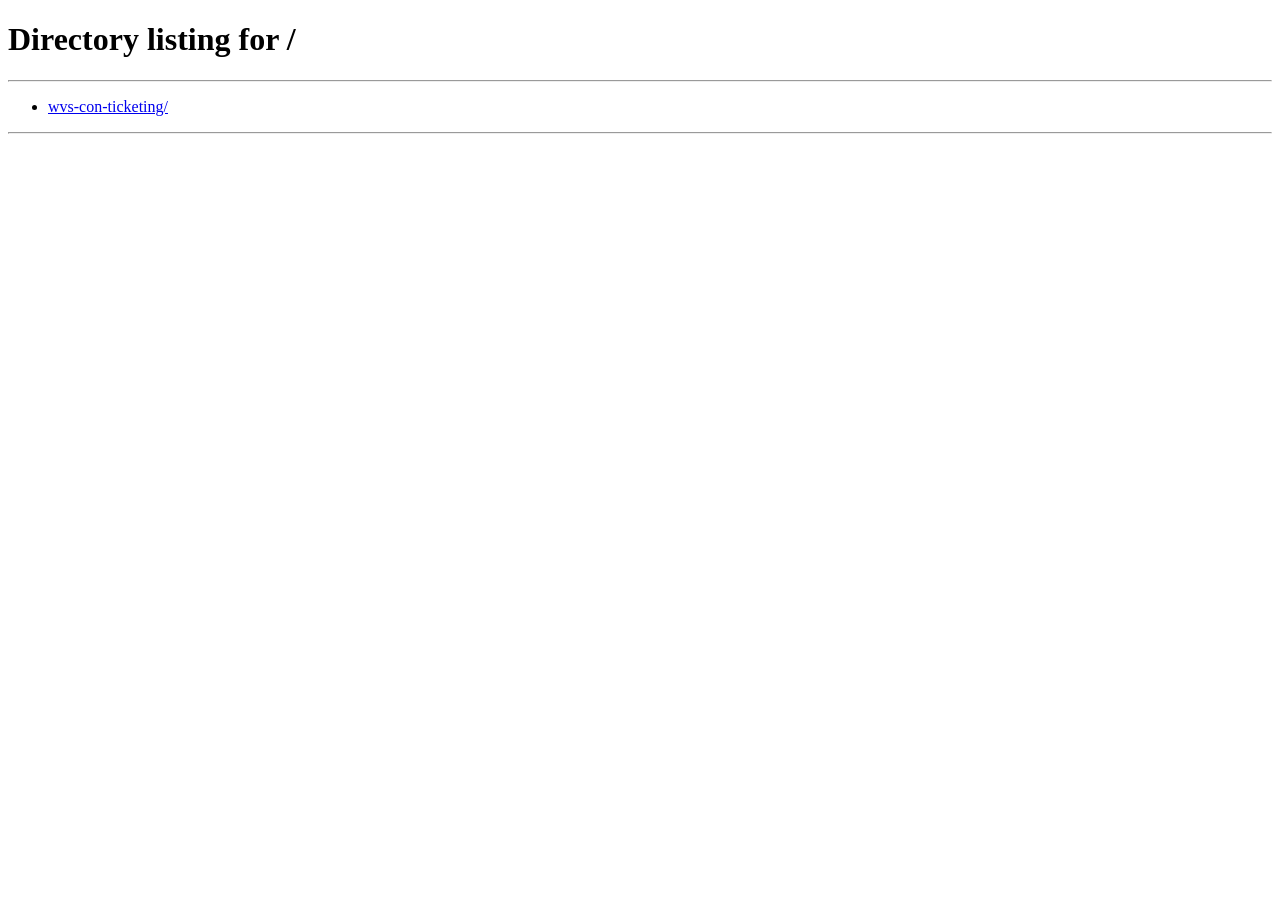
<file: wvs-con-ticketing/frontend/dashboard.html>
<!DOCTYPE html>
<html lang="zh-CN">
<head>
  <meta charset="UTF-8">
  <meta name="viewport" content="width=device-width, initial-scale=1.0">
  <title>🎫 控制台 · YAOLO</title>
  <link rel="stylesheet" href="css/style.css">
  <link rel="icon" href="data:image/svg+xml,<svg xmlns='http://www.w3.org/2000/svg' viewBox='0 0 100 100'><text y='.9em' font-size='90'>🎫</text></svg>">
</head>
<body>
  <!-- 导航栏 -->
  <nav class="navbar">
    <div class="navbar-inner">
      <a href="/" class="navbar-brand">
        <span class="emoji">🎫</span>
        <span>YAOLO</span>
      </a>
      <div class="navbar-links">
        <a href="/" class="navbar-link">首页</a>
        <a href="/dashboard" class="navbar-link active">控制台</a>
        <a href="/admin" class="navbar-link" id="adminLink" style="display:none">管理</a>
      </div>
      <div id="navAuth"></div>
    </div>
  </nav>

  <div class="toast-container" id="toastContainer"></div>

  <main class="container dashboard">
    <!-- 用户设置卡片 -->
    <div class="card" style="margin-bottom:24px;">
      <div class="card-header">
        <h2 class="card-title">👤 账号设置</h2>
        <button class="btn btn-sm btn-secondary" onclick="toggleSettings()" id="toggleSettingsBtn">展开</button>
      </div>
      <div id="settingsPanel" class="hidden">
        <div class="form-row">
          <div class="form-group">
            <label class="form-label">Interpark 账号</label>
            <input type="text" class="form-input" id="settingInterparkId" placeholder="Interpark 用户名">
          </div>
          <div class="form-group">
            <label class="form-label">Interpark 密码</label>
            <input type="password" class="form-input" id="settingInterparkPw" placeholder="Interpark 密码">
          </div>
        </div>
        <div class="form-row">
          <div class="form-group">
            <label class="form-label">Weverse ID</label>
            <input type="text" class="form-input" id="settingWeverseId" placeholder="Weverse 用户名">
          </div>
          <div class="form-group">
            <label class="form-label">是否有会员预售资格</label>
            <div style="display:flex; align-items:center; gap:8px; margin-top:10px;">
              <input type="checkbox" id="settingHasPresale" style="accent-color:var(--primary); width:18px; height:18px;">
              <span style="font-size:0.9rem; color:var(--text-dim);">是，我有 Weverse 会员预售资格</span>
            </div>
          </div>
        </div>
        <button class="btn btn-primary" onclick="saveSettings()">💾 保存设置</button>
      </div>
    </div>

    <!-- 统计卡片 -->
    <div class="stats-grid" id="statsGrid">
      <div class="stat-card">
        <div class="stat-value" id="statTotal">0</div>
        <div class="stat-label">总订单</div>
      </div>
      <div class="stat-card">
        <div class="stat-value" id="statPending" style="background:linear-gradient(135deg,var(--warning),#d97706);-webkit-background-clip:text;-webkit-text-fill-color:transparent;background-clip:text;">0</div>
        <div class="stat-label">待处理</div>
      </div>
      <div class="stat-card">
        <div class="stat-value" id="statGrabbing" style="background:linear-gradient(135deg,var(--info),#2563eb);-webkit-background-clip:text;-webkit-text-fill-color:transparent;background-clip:text;">0</div>
        <div class="stat-label">抢票中</div>
      </div>
      <div class="stat-card">
        <div class="stat-value" id="statSuccess" style="background:linear-gradient(135deg,var(--success),#059669);-webkit-background-clip:text;-webkit-text-fill-color:transparent;background-clip:text;">0</div>
        <div class="stat-label">成功</div>
      </div>
    </div>

    <!-- 倒计时器 -->
    <div class="countdown" id="countdownContainer" style="display:none;">
      <div class="countdown-label" id="countdownLabel">距开售</div>
      <div class="countdown-time" id="countdownTime">--:--</div>
    </div>

    <!-- 新建订单 -->
    <div class="card" style="margin-bottom:24px;">
      <div class="card-header">
        <h2 class="card-title">➕ 新建抢票订单</h2>
      </div>

      <!-- Tab 切换 -->
      <div class="tabs">
        <button class="tab active" onclick="switchOrderTab('presale', this)">🔥 会员预售</button>
        <button class="tab" onclick="switchOrderTab('general', this)">🎫 一般开售</button>
        <button class="tab" onclick="switchOrderTab('upgrade', this)">⬆️ 升舱</button>
      </div>

      <form id="orderForm" onsubmit="createOrder(event)">
        <!-- 基础信息 -->
        <div class="form-group">
          <label class="form-label">演出 URL</label>
          <input type="url" class="form-input" id="orderPerfUrl"
                 placeholder="https://tickets.interpark.com/goods/..."
                 required>
          <span class="form-hint">在 Interpark 上找到 Weverse Con 2026 演出页面，复制完整 URL</span>
        </div>

        <div class="form-row">
          <div class="form-group">
            <label class="form-label">场次</label>
            <div class="schedule-list" id="scheduleList">
              <div class="schedule-item selected" data-index="0" onclick="selectSchedule(this, 0)">
                <div class="schedule-info">
                  <span class="schedule-date">2026.06.13 (Sat)</span>
                  <span class="schedule-time">18:00 KST</span>
                </div>
                <span class="badge badge-success">예매가능</span>
              </div>
              <div class="schedule-item" data-index="1" onclick="selectSchedule(this, 1)">
                <div class="schedule-info">
                  <span class="schedule-date">2026.06.14 (Sun)</span>
                  <span class="schedule-time">17:00 KST</span>
                </div>
                <span class="badge badge-success">예매가능</span>
              </div>
            </div>
            <input type="hidden" id="orderSchedule" value="0">
          </div>
          <div class="form-group">
            <label class="form-label">并发标签页数</label>
            <select class="form-select" id="orderTabs">
              <option value="1">1 个（稳定）</option>
              <option value="2">2 个</option>
              <option value="3">3 个</option>
              <option value="4" selected>4 个（推荐）</option>
              <option value="5">5 个</option>
              <option value="6">6 个（极限）</option>
            </select>
          </div>
        </div>

        <!-- 多账号任务表格 -->
        <div class="form-group">
          <div style="display:flex; align-items:center; justify-content:space-between; margin-bottom:12px;">
            <label class="form-label" style="margin-bottom:0;">📋 任务账号列表</label>
            <div style="display:flex; gap:8px;">
              <button type="button" class="btn btn-sm btn-secondary" onclick="showAddAccountModal()">➕ 添加账号</button>
              <button type="button" class="btn btn-sm btn-secondary" onclick="showBatchImportModal()">📥 批量导入</button>
            </div>
          </div>
          <div style="overflow-x:auto; border-radius:var(--radius); border:1px solid rgba(255,255,255,0.08);">
            <table class="account-table" id="accountTable">
              <thead>
                <tr>
                  <th>No</th>
                  <th>代理</th>
                  <th>Email</th>
                  <th>Password</th>
                  <th>time</th>
                  <th>wrid</th>
                  <th>card</th>
                  <th>cvv</th>
                  <th>CK</th>
                  <th>xh</th>
                  <th>操作</th>
                </tr>
              </thead>
              <tbody id="accountTableBody">
                <tr><td colspan="11" style="text-align:center; padding:16px; color:var(--text-muted);">点击「添加账号」开始配置</td></tr>
              </tbody>
            </table>
          </div>
        </div>

        <!-- GetBlock 区域 -->
        <div class="card" style="margin-bottom:20px; background:rgba(124,92,252,0.03);">
          <div class="card-header" style="margin-bottom:12px; padding-bottom:12px;">
            <h3 class="card-title" style="font-size:1rem;">🎯 GetBlock（获取票务区块）</h3>
          </div>
          <div class="form-row">
            <div class="form-group">
              <label class="form-label">商品编码 (GoodsCode)</label>
              <input type="text" class="form-input" id="orderGoodsCode" placeholder="商品编码，如 26002502">
            </div>
            <div class="form-group">
              <label class="form-label">场地编码 (PlaceCode)</label>
              <input type="text" class="form-input" id="orderPlaceCode" placeholder="场地编码">
            </div>
          </div>
          <div class="form-row">
            <div class="form-group">
              <label class="form-label">座位模式</label>
              <input type="number" class="form-input" id="orderSeatMode" value="1" min="0">
            </div>
            <div class="form-group" style="display:flex; align-items:flex-end;">
              <button type="button" class="btn btn-primary btn-block" onclick="handleGetBlock()">获取区块编号</button>
            </div>
          </div>
          <div id="blockNoResult" style="display:none; margin-top:8px; padding:10px; border-radius:8px; background:rgba(16,185,129,0.1); color:var(--success); font-size:0.85rem;"></div>
        </div>

        <!-- Set 参数区域 -->
        <div class="card" style="margin-bottom:20px; background:rgba(0,212,255,0.03);">
          <div class="card-header" style="margin-bottom:12px; padding-bottom:12px;">
            <h3 class="card-title" style="font-size:1rem;">⚙️ Set（抢票参数设置）</h3>
          </div>
          <div class="form-row">
            <div class="form-group">
              <label class="form-label">锁定延迟 (毫秒)</label>
              <input type="number" class="form-input" id="orderLockDelay" value="1200" min="0">
              <span class="form-hint">票务锁定延迟时间</span>
            </div>
            <div class="form-group">
              <label class="form-label">启动延迟 (毫秒)</label>
              <input type="number" class="form-input" id="orderDelayStart" value="300" min="0">
              <span class="form-hint">任务延迟启动时间</span>
            </div>
          </div>
          <div class="form-row">
            <div class="form-group">
              <label class="form-label">票务模式编码</label>
              <input type="text" class="form-input" id="orderKrTicketMode" placeholder="如 24001">
              <span class="form-hint">韩国 Interpark 票务模式编码</span>
            </div>
            <div class="form-group">
              <label class="form-label">搜索关键词</label>
              <input type="text" class="form-input" id="orderKeyword" placeholder="搜索关键词">
              <span class="form-hint">按关键词定位目标票务</span>
            </div>
          </div>
          <div class="form-row">
            <div class="form-group">
              <label class="form-label">预抢票开关</label>
              <select class="form-select" id="orderPreYN">
                <option value="N">否</option>
                <option value="Y">是</option>
              </select>
            </div>
            <div class="form-group">
              <label class="form-label">韩国支付渠道</label>
              <input type="text" class="form-input" id="orderKoPay" placeholder="支付渠道名称">
            </div>
          </div>
          <div style="display:flex; gap:20px; flex-wrap:wrap; margin-top:4px;">
            <label style="display:flex; align-items:center; gap:6px; font-size:0.85rem; color:var(--text-dim); cursor:pointer;">
              <input type="checkbox" id="orderSuoTou" style="accent-color:var(--primary); width:16px; height:16px;"> 锁票模式
            </label>
            <label style="display:flex; align-items:center; gap:6px; font-size:0.85rem; color:var(--text-dim); cursor:pointer;">
              <input type="checkbox" id="orderDay2" style="accent-color:var(--primary); width:16px; height:16px;"> 次日票务
            </label>
            <label style="display:flex; align-items:center; gap:6px; font-size:0.85rem; color:var(--text-dim); cursor:pointer;">
              <input type="checkbox" id="orderLog" checked style="accent-color:var(--primary); width:16px; height:16px;"> 开启日志
            </label>
          </div>
        </div>

        <!-- GuoHu 过户区域 -->
        <div class="card" style="margin-bottom:20px; background:rgba(239,68,68,0.03);">
          <div class="card-header" style="margin-bottom:12px; padding-bottom:12px;">
            <h3 class="card-title" style="font-size:1rem;">🔄 GuoHu（票务过户）</h3>
          </div>
          <div style="display:flex; gap:20px; flex-wrap:wrap;">
            <label style="display:flex; align-items:center; gap:6px; font-size:0.85rem; color:var(--text-dim); cursor:pointer;">
              <input type="checkbox" id="orderAutoGuoHu" style="accent-color:var(--primary); width:16px; height:16px;"> 自动过户
            </label>
            <label style="display:flex; align-items:center; gap:6px; font-size:0.85rem; color:var(--text-dim); cursor:pointer;">
              <input type="checkbox" id="orderAutoCancel" style="accent-color:var(--primary); width:16px; height:16px;"> 异常自动取消
            </label>
            <label style="display:flex; align-items:center; gap:6px; font-size:0.85rem; color:var(--text-dim); cursor:pointer;">
              <input type="checkbox" id="orderGuoHuPay" style="accent-color:var(--primary); width:16px; height:16px;"> 过户支付
            </label>
          </div>
        </div>

        <!-- Info 信息与通知区域 -->
        <div class="card" style="margin-bottom:20px; background:rgba(245,158,11,0.03);">
          <div class="card-header" style="margin-bottom:12px; padding-bottom:12px;">
            <h3 class="card-title" style="font-size:1rem;">🔔 Info（信息与通知）</h3>
          </div>
          <div class="form-row">
            <div class="form-group">
              <label class="form-label">代理轮换 API</label>
              <input type="text" class="form-input" id="orderProxyApi" placeholder="代理轮换 API 地址">
              <span class="form-hint">通过 API 切换 IP 规避风控</span>
            </div>
            <div class="form-group">
              <label class="form-label">验证码识别密钥</label>
              <input type="text" class="form-input" id="orderYesCaptchaKey" placeholder="验证码识别平台 Key">
              <span class="form-hint">自动识别验证码</span>
            </div>
          </div>
          <div class="form-group">
            <label class="form-label">钉钉通知 (Webhook)</label>
            <div style="display:flex; gap:8px;">
              <input type="text" class="form-input" id="orderDingWebhook" placeholder="https://oapi.dingtalk.com/robot/send?access_token=..." style="flex:1;">
              <button type="button" class="btn btn-sm btn-secondary" onclick="handleDingInit()">初始化</button>
              <button type="button" class="btn btn-sm btn-secondary" onclick="handleDingPush()">发送测试</button>
            </div>
          </div>
        </div>

        <!-- Other 控制区域 -->
        <div class="card" style="margin-bottom:20px; background:rgba(16,185,129,0.03);">
          <div class="card-header" style="margin-bottom:12px; padding-bottom:12px;">
            <h3 class="card-title" style="font-size:1rem;">🔧 Other（其他控制）</h3>
          </div>
          <div class="form-row">
            <div class="form-group">
              <label class="form-label">线程数</label>
              <input type="number" class="form-input" id="orderThreadCount" value="1" min="1" max="20">
            </div>
            <div class="form-group" style="display:flex; align-items:flex-end; gap:12px;">
              <div class="mini-stats">
                <div class="mini-stat"><span class="mini-stat-value" id="miniTotalTask">0</span><span class="mini-stat-label">总任务</span></div>
                <div class="mini-stat"><span class="mini-stat-value" id="miniSuccessTask" style="color:var(--success);">0</span><span class="mini-stat-label">成功</span></div>
                <div class="mini-stat"><span class="mini-stat-value" id="miniThreadsNum">0</span><span class="mini-stat-label">线程</span></div>
                <div class="mini-stat"><span class="mini-stat-value" id="miniSYL" style="color:var(--warning);">0</span><span class="mini-stat-label">剩余</span></div>
              </div>
            </div>
          </div>
        </div>

        <div class="form-group" id="presaleTimeGroup">
          <label class="form-label">会员预售时间 (韩国时间 KST)</label>
          <input type="datetime-local" class="form-input" id="orderPresaleTime">
          <span class="form-hint">格式: YYYY-MM-DDTHH:mm (韩国时间 = UTC+9)</span>
        </div>

        <div class="form-group">
          <label class="form-label">一般开售时间 (韩国时间 KST)</label>
          <input type="datetime-local" class="form-input" id="orderOpenTime">
        </div>

        <div class="form-group">
          <label class="form-label">座位偏好 (按优先级选择)</label>
          <div class="seat-selector" id="seatSelector">
            <label class="seat-option selected"><input type="checkbox" value="0" checked> 🔥 VIP 站席 ₩154,000</label>
            <label class="seat-option selected"><input type="checkbox" value="1" checked> 👑 VIP 坐席 ₩154,000</label>
            <label class="seat-option selected"><input type="checkbox" value="2" checked> ⭐ SR석 ₩132,000</label>
            <label class="seat-option selected"><input type="checkbox" value="3" checked> 💎 R석 ₩99,000</label>
            <label class="seat-option selected"><input type="checkbox" value="4" checked> 🎵 S석 ₩110,000</label>
            <label class="seat-option"><input type="checkbox" value="5"> 🎶 A석 ₩88,000</label>
          </div>
          <span class="form-hint">系统将按勾选顺序尝试座位等级，支持从平台抓取实时配置</span>
        </div>

        <!-- 可视化座位地图 -->
        <div class="form-group">
          <label class="form-label">💺 座位区域预览</label>
          <div class="seat-map" id="seatMap">
            <div class="seat-map-stage">🎤 舞台 STAGE</div>
            <div class="seat-map-grid">
              <div class="seat-zone zone-vip" data-grade="0" onclick="toggleZoneSeat(0)">
                <span class="zone-icon">🔥</span>
                <span class="zone-name">VIP 站席</span>
                <span class="zone-price">₩154,000</span>
                <span class="zone-status available">在售</span>
              </div>
              <div class="seat-zone zone-vip-seat" data-grade="1" onclick="toggleZoneSeat(1)">
                <span class="zone-icon">👑</span>
                <span class="zone-name">VIP 坐席</span>
                <span class="zone-price">₩154,000</span>
                <span class="zone-status available">在售</span>
              </div>
              <div class="seat-zone zone-sr" data-grade="2" onclick="toggleZoneSeat(2)">
                <span class="zone-icon">⭐</span>
                <span class="zone-name">SR석</span>
                <span class="zone-price">₩132,000</span>
                <span class="zone-status available">在售</span>
              </div>
              <div class="seat-zone zone-s" data-grade="4" onclick="toggleZoneSeat(4)">
                <span class="zone-icon">🎵</span>
                <span class="zone-name">S석</span>
                <span class="zone-price">₩110,000</span>
                <span class="zone-status available">在售</span>
              </div>
              <div class="seat-zone zone-r" data-grade="3" onclick="toggleZoneSeat(3)">
                <span class="zone-icon">💎</span>
                <span class="zone-name">R석</span>
                <span class="zone-price">₩99,000</span>
                <span class="zone-status available">在售</span>
              </div>
              <div class="seat-zone zone-a" data-grade="5" onclick="toggleZoneSeat(5)">
                <span class="zone-icon">🎶</span>
                <span class="zone-name">A석</span>
                <span class="zone-price">₩88,000</span>
                <span class="zone-status available">在售</span>
              </div>
            </div>
          </div>
        </div>

        <div class="form-group">
          <label class="form-label">代理 (可选)</label>
          <input type="text" class="form-input" id="orderProxy"
                 placeholder="socks5://host:port 或 http://host:port">
        </div>

        <button type="submit" class="btn btn-primary btn-lg btn-block">
          🚀 创建抢票订单
        </button>
      </form>
    </div>

    <!-- 订单列表 -->
    <div class="orders-section">
      <div class="orders-header">
        <h2 class="orders-title">📋 我的订单</h2>
        <button class="btn btn-sm btn-secondary" onclick="loadOrders()">🔄 刷新</button>
      </div>
      <div id="ordersList">
        <p style="text-align:center; color:var(--text-dim); padding:40px;">加载中...</p>
      </div>
    </div>
  </main>

  <!-- 订单详情模态框 -->
  <div class="modal-overlay" id="orderDetailModal">
    <div class="modal" style="max-width:700px;">
      <div class="modal-header">
        <h2 class="modal-title">订单详情</h2>
        <button class="modal-close" onclick="closeModal('orderDetailModal')">&times;</button>
      </div>
      <div id="orderDetailContent"></div>
    </div>
  </div>

  <!-- 确认下单模态框 -->
  <div class="modal-overlay" id="confirmModal">
    <div class="modal" style="max-width:480px;">
      <div class="modal-header">
        <h2 class="modal-title">🎫 确认抢票订单</h2>
        <button class="modal-close" onclick="closeModal('confirmModal')">&times;</button>
      </div>
      <div id="confirmContent">
        <div class="confirm-section">
          <div class="confirm-label">演出</div>
          <div class="confirm-value" id="confirmPerfName">Weverse Con 2026</div>
        </div>
        <div class="confirm-section">
          <div class="confirm-label">场次</div>
          <div class="confirm-value" id="confirmSchedule">Day 1</div>
        </div>
        <div class="confirm-section">
          <div class="confirm-label">座位</div>
          <div class="confirm-value" id="confirmSeats">-</div>
        </div>
        <div class="confirm-section">
          <div class="confirm-label">价格</div>
          <div class="confirm-value confirm-price" id="confirmPrice">₩0</div>
        </div>
        <div class="confirm-section">
          <div class="confirm-label">开售倒计时</div>
          <div class="confirm-countdown" id="confirmCountdown">--:--</div>
        </div>
        <button class="btn btn-primary btn-lg btn-block" onclick="confirmAndSubmit()" id="confirmBtn">
          ✅ 确认并创建订单
        </button>
      </div>
    </div>
  </div>

  <!-- 添加账号模态框 -->
  <div class="modal-overlay" id="addAccountModal">
    <div class="modal" style="max-width:520px;">
      <div class="modal-header">
        <h2 class="modal-title">➕ 添加账号</h2>
        <button class="modal-close" onclick="closeModal('addAccountModal')">&times;</button>
      </div>
      <form onsubmit="handleAddAccount(event)">
        <div class="form-row">
          <div class="form-group">
            <label class="form-label">Email *</label>
            <input type="email" class="form-input" id="accEmail" placeholder="抢票账号邮箱" required>
          </div>
          <div class="form-group">
            <label class="form-label">Password *</label>
            <input type="password" class="form-input" id="accPassword" placeholder="密码" required>
          </div>
        </div>
        <div class="form-row">
          <div class="form-group">
            <label class="form-label">代理 (daili)</label>
            <input type="text" class="form-input" id="accProxy" placeholder="socks5://host:port">
          </div>
          <div class="form-group">
            <label class="form-label">wrid (标识)</label>
            <input type="text" class="form-input" id="accWrid" placeholder="账号标识">
          </div>
        </div>
        <div class="form-row">
          <div class="form-group">
            <label class="form-label">银行卡号 (card)</label>
            <input type="text" class="form-input" id="accCardNo" placeholder="银行卡号">
          </div>
          <div class="form-group">
            <label class="form-label">CVV</label>
            <input type="text" class="form-input" id="accCardCvv" placeholder="安全码" maxlength="4">
          </div>
        </div>
        <button type="submit" class="btn btn-primary btn-block">✅ 添加</button>
      </form>
    </div>
  </div>

  <!-- 批量导入账号模态框 -->
  <div class="modal-overlay" id="batchImportModal">
    <div class="modal" style="max-width:600px;">
      <div class="modal-header">
        <h2 class="modal-title">📥 批量导入账号</h2>
        <button class="modal-close" onclick="closeModal('batchImportModal')">&times;</button>
      </div>
      <div class="form-group">
        <label class="form-label">JSON 格式</label>
        <textarea class="form-input form-textarea" id="batchImportData" rows="10" placeholder='[
  {"email":"user1@example.com","password":"pass1","proxy":"","card_no":"","cvv":""},
  {"email":"user2@example.com","password":"pass2","proxy":"socks5://kr:1080"}
]' style="font-family:monospace; font-size:0.82rem;"></textarea>
        <span class="form-hint">粘贴 JSON 数组，每项包含 email 和 password 字段</span>
      </div>
      <button class="btn btn-primary btn-block" onclick="handleBatchImport()">📥 确认导入</button>
    </div>
  </div>

  <script src="js/api.js"></script>
  <script src="js/auth.js"></script>
  <script src="js/dashboard.js"></script>
</body>
</html>
</file>
<file: wvs-con-ticketing/frontend/css/style.css>
/* ============================================================
   YAOLO Weverse Con 2026 — 全局样式
   ============================================================ */

/* ---- 基础重置 ---- */
*, *::before, *::after {
  margin: 0;
  padding: 0;
  box-sizing: border-box;
}

:root {
  --primary: #7c5cfc;
  --primary-dark: #5b3fd9;
  --primary-light: #a78bfa;
  --accent: #00d4ff;
  --accent-dark: #00a8cc;
  --bg-dark: #0f0e17;
  --bg-card: #1a1a2e;
  --bg-card-hover: #232342;
  --surface: #16213e;
  --text: #fffffe;
  --text-dim: #a7a9be;
  --text-muted: #6b6d80;
  --success: #10b981;
  --warning: #f59e0b;
  --error: #ef4444;
  --info: #3b82f6;
  --radius: 12px;
  --radius-lg: 16px;
  --shadow: 0 4px 24px rgba(0, 0, 0, 0.3);
  --shadow-lg: 0 8px 40px rgba(0, 0, 0, 0.4);
  --transition: 0.2s ease;
}

html {
  font-size: 16px;
  scroll-behavior: smooth;
}

body {
  font-family: -apple-system, BlinkMacSystemFont, 'Segoe UI', 'PingFang SC', 'Noto Sans SC', sans-serif;
  background: var(--bg-dark);
  color: var(--text);
  line-height: 1.6;
  min-height: 100vh;
  -webkit-font-smoothing: antialiased;
}

a {
  color: var(--accent);
  text-decoration: none;
  transition: color var(--transition);
}

a:hover {
  color: var(--primary-light);
}

/* ---- 工具类 ---- */
.container {
  max-width: 1200px;
  margin: 0 auto;
  padding: 0 20px;
}

.flex { display: flex; }
.flex-col { flex-direction: column; }
.items-center { align-items: center; }
.justify-center { justify-content: center; }
.justify-between { justify-content: space-between; }
.gap-1 { gap: 8px; }
.gap-2 { gap: 16px; }
.gap-3 { gap: 24px; }
.text-center { text-align: center; }
.w-full { width: 100%; }
.hidden { display: none !important; }

/* ---- 按钮 ---- */
.btn {
  display: inline-flex;
  align-items: center;
  justify-content: center;
  gap: 8px;
  padding: 12px 24px;
  border: none;
  border-radius: var(--radius);
  font-size: 0.95rem;
  font-weight: 600;
  cursor: pointer;
  transition: all var(--transition);
  text-decoration: none;
  white-space: nowrap;
}

.btn:disabled {
  opacity: 0.5;
  cursor: not-allowed;
}

.btn-primary {
  background: linear-gradient(135deg, var(--primary), var(--accent));
  color: #fff;
  box-shadow: 0 4px 16px rgba(124, 92, 252, 0.3);
}

.btn-primary:hover:not(:disabled) {
  transform: translateY(-2px);
  box-shadow: 0 6px 24px rgba(124, 92, 252, 0.4);
}

.btn-secondary {
  background: var(--bg-card);
  color: var(--text);
  border: 1px solid rgba(255, 255, 255, 0.1);
}

.btn-secondary:hover:not(:disabled) {
  background: var(--bg-card-hover);
  border-color: var(--primary);
}

.btn-success {
  background: linear-gradient(135deg, #10b981, #059669);
  color: #fff;
}

.btn-danger {
  background: linear-gradient(135deg, #ef4444, #dc2626);
  color: #fff;
}

.btn-sm {
  padding: 8px 16px;
  font-size: 0.85rem;
}

.btn-lg {
  padding: 16px 32px;
  font-size: 1.1rem;
}

.btn-block {
  width: 100%;
}

/* ---- 表单 ---- */
.form-group {
  margin-bottom: 20px;
}

.form-label {
  display: block;
  margin-bottom: 6px;
  font-size: 0.85rem;
  font-weight: 500;
  color: var(--text-dim);
  text-transform: uppercase;
  letter-spacing: 0.5px;
}

.form-input, .form-select, .form-textarea {
  width: 100%;
  padding: 12px 16px;
  background: rgba(255, 255, 255, 0.05);
  border: 1px solid rgba(255, 255, 255, 0.1);
  border-radius: var(--radius);
  color: var(--text);
  font-size: 0.95rem;
  transition: all var(--transition);
  outline: none;
}

.form-input:focus, .form-select:focus, .form-textarea:focus {
  border-color: var(--primary);
  background: rgba(124, 92, 252, 0.05);
  box-shadow: 0 0 0 3px rgba(124, 92, 252, 0.15);
}

.form-input::placeholder {
  color: var(--text-muted);
}

.form-select {
  appearance: none;
  background-image: url("data:image/svg+xml,%3Csvg xmlns='http://www.w3.org/2000/svg' width='12' height='12' viewBox='0 0 12 12'%3E%3Cpath d='M6 8L1 3h10L6 8z' fill='%23a7a9be'/%3E%3C/svg%3E");
  background-repeat: no-repeat;
  background-position: right 12px center;
  padding-right: 36px;
}

.form-select option {
  background: var(--bg-card);
  color: var(--text);
}

.form-hint {
  margin-top: 4px;
  font-size: 0.8rem;
  color: var(--text-muted);
}

.form-row {
  display: grid;
  grid-template-columns: 1fr 1fr;
  gap: 16px;
}

@media (max-width: 640px) {
  .form-row {
    grid-template-columns: 1fr;
  }
}

/* ---- 卡片 ---- */
.card {
  background: var(--bg-card);
  border: 1px solid rgba(255, 255, 255, 0.06);
  border-radius: var(--radius-lg);
  padding: 24px;
  transition: all var(--transition);
}

.card:hover {
  border-color: rgba(124, 92, 252, 0.2);
}

.card-header {
  display: flex;
  align-items: center;
  justify-content: space-between;
  margin-bottom: 20px;
  padding-bottom: 16px;
  border-bottom: 1px solid rgba(255, 255, 255, 0.06);
}

.card-title {
  font-size: 1.2rem;
  font-weight: 700;
}

.card-icon {
  width: 40px;
  height: 40px;
  border-radius: 10px;
  display: flex;
  align-items: center;
  justify-content: center;
  font-size: 1.2rem;
}

/* ---- 标签 / 徽章 ---- */
.badge {
  display: inline-flex;
  align-items: center;
  padding: 4px 12px;
  border-radius: 20px;
  font-size: 0.78rem;
  font-weight: 600;
  text-transform: uppercase;
  letter-spacing: 0.5px;
}

.badge-pending { background: rgba(245, 158, 11, 0.15); color: var(--warning); }
.badge-grabbing { background: rgba(59, 130, 246, 0.15); color: var(--info); }
.badge-waiting { background: rgba(167, 139, 250, 0.15); color: var(--primary-light); }
.badge-success { background: rgba(16, 185, 129, 0.15); color: var(--success); }
.badge-failed { background: rgba(239, 68, 68, 0.15); color: var(--error); }
.badge-sold_out { background: rgba(239, 68, 68, 0.15); color: var(--error); }
.badge-error { background: rgba(239, 68, 68, 0.15); color: var(--error); }

/* ---- 导航栏 ---- */
.navbar {
  position: sticky;
  top: 0;
  z-index: 100;
  background: rgba(15, 14, 23, 0.85);
  backdrop-filter: blur(16px);
  border-bottom: 1px solid rgba(255, 255, 255, 0.06);
  padding: 0 20px;
}

.navbar-inner {
  max-width: 1200px;
  margin: 0 auto;
  display: flex;
  align-items: center;
  justify-content: space-between;
  height: 64px;
}

.navbar-brand {
  display: flex;
  align-items: center;
  gap: 10px;
  font-size: 1.2rem;
  font-weight: 800;
  color: var(--text);
  text-decoration: none;
}

.navbar-brand .emoji {
  font-size: 1.5rem;
}

.navbar-links {
  display: flex;
  align-items: center;
  gap: 8px;
}

.navbar-link {
  padding: 8px 16px;
  border-radius: 8px;
  font-size: 0.9rem;
  font-weight: 500;
  color: var(--text-dim);
  text-decoration: none;
  transition: all var(--transition);
}

.navbar-link:hover, .navbar-link.active {
  color: var(--text);
  background: rgba(255, 255, 255, 0.05);
}

.navbar-user {
  display: flex;
  align-items: center;
  gap: 8px;
  padding: 6px 12px;
  border-radius: 8px;
  cursor: pointer;
  transition: background var(--transition);
}

.navbar-user:hover {
  background: rgba(255, 255, 255, 0.05);
}

.navbar-avatar {
  width: 32px;
  height: 32px;
  border-radius: 50%;
  background: linear-gradient(135deg, var(--primary), var(--accent));
  display: flex;
  align-items: center;
  justify-content: center;
  font-size: 0.85rem;
  font-weight: 700;
}

/* ---- Hero / 首屏 ---- */
.hero {
  position: relative;
  padding: 80px 0 60px;
  overflow: hidden;
}

.hero::before {
  content: '';
  position: absolute;
  top: -200px;
  left: 50%;
  transform: translateX(-50%);
  width: 800px;
  height: 800px;
  background: radial-gradient(circle, rgba(124, 92, 252, 0.15) 0%, transparent 70%);
  pointer-events: none;
}

.hero-title {
  font-size: 3rem;
  font-weight: 900;
  line-height: 1.2;
  text-align: center;
  margin-bottom: 16px;
}

.hero-title .highlight {
  background: linear-gradient(135deg, var(--primary), var(--accent));
  -webkit-background-clip: text;
  -webkit-text-fill-color: transparent;
  background-clip: text;
}

.hero-subtitle {
  text-align: center;
  font-size: 1.1rem;
  color: var(--text-dim);
  max-width: 600px;
  margin: 0 auto 40px;
}

/* ---- 特性卡片区 ---- */
.features {
  display: grid;
  grid-template-columns: repeat(auto-fit, minmax(280px, 1fr));
  gap: 20px;
  padding: 40px 0;
}

.feature-card {
  background: var(--bg-card);
  border: 1px solid rgba(255, 255, 255, 0.06);
  border-radius: var(--radius-lg);
  padding: 32px 24px;
  text-align: center;
  transition: all 0.3s ease;
  cursor: pointer;
  position: relative;
  overflow: hidden;
}

.feature-card::before {
  content: '';
  position: absolute;
  top: 0;
  left: 0;
  right: 0;
  height: 3px;
  background: linear-gradient(90deg, var(--primary), var(--accent));
  transform: scaleX(0);
  transition: transform 0.3s ease;
}

.feature-card:hover {
  transform: translateY(-4px);
  border-color: rgba(124, 92, 252, 0.3);
  box-shadow: var(--shadow-lg);
}

.feature-card:hover::before {
  transform: scaleX(1);
}

.feature-icon {
  width: 64px;
  height: 64px;
  border-radius: 16px;
  display: flex;
  align-items: center;
  justify-content: center;
  font-size: 2rem;
  margin: 0 auto 16px;
}

.feature-icon.presale {
  background: linear-gradient(135deg, rgba(245, 158, 11, 0.2), rgba(245, 158, 11, 0.05));
}

.feature-icon.ticket {
  background: linear-gradient(135deg, rgba(124, 92, 252, 0.2), rgba(124, 92, 252, 0.05));
}

.feature-icon.upgrade {
  background: linear-gradient(135deg, rgba(0, 212, 255, 0.2), rgba(0, 212, 255, 0.05));
}

.feature-title {
  font-size: 1.1rem;
  font-weight: 700;
  margin-bottom: 8px;
}

.feature-desc {
  font-size: 0.9rem;
  color: var(--text-dim);
  line-height: 1.5;
}

/* ---- 流程步骤 ---- */
.steps {
  padding: 40px 0;
}

.steps-title {
  text-align: center;
  font-size: 1.5rem;
  font-weight: 800;
  margin-bottom: 32px;
}

.steps-grid {
  display: grid;
  grid-template-columns: repeat(auto-fit, minmax(220px, 1fr));
  gap: 24px;
}

.step {
  text-align: center;
  position: relative;
}

.step-number {
  width: 48px;
  height: 48px;
  border-radius: 50%;
  background: linear-gradient(135deg, var(--primary), var(--accent));
  display: flex;
  align-items: center;
  justify-content: center;
  font-size: 1.2rem;
  font-weight: 800;
  margin: 0 auto 12px;
}

.step-title {
  font-weight: 700;
  margin-bottom: 4px;
}

.step-desc {
  font-size: 0.85rem;
  color: var(--text-dim);
}

/* ---- 底部信息 ---- */
.info-section {
  padding: 40px 0;
  border-top: 1px solid rgba(255, 255, 255, 0.06);
}

.info-grid {
  display: grid;
  grid-template-columns: repeat(auto-fit, minmax(300px, 1fr));
  gap: 24px;
}

.info-card {
  background: var(--bg-card);
  border-radius: var(--radius);
  padding: 24px;
}

.info-card h3 {
  font-size: 1rem;
  font-weight: 700;
  margin-bottom: 12px;
  display: flex;
  align-items: center;
  gap: 8px;
}

.info-card p, .info-card li {
  font-size: 0.9rem;
  color: var(--text-dim);
  line-height: 1.6;
}

.info-card ul {
  list-style: none;
  padding: 0;
}

.info-card li {
  padding: 4px 0;
}

.info-card li::before {
  content: '✓ ';
  color: var(--success);
  font-weight: 700;
}

/* ---- Footer ---- */
.footer {
  padding: 32px 0;
  text-align: center;
  border-top: 1px solid rgba(255, 255, 255, 0.06);
}

.footer p {
  font-size: 0.85rem;
  color: var(--text-muted);
}

.footer-links {
  display: flex;
  justify-content: center;
  gap: 24px;
  margin-top: 12px;
}

.footer-links a {
  font-size: 0.85rem;
  color: var(--text-dim);
}

/* ---- Dashboard ---- */
.dashboard {
  padding: 32px 0;
}

.stats-grid {
  display: grid;
  grid-template-columns: repeat(auto-fit, minmax(200px, 1fr));
  gap: 16px;
  margin-bottom: 32px;
}

.stat-card {
  background: var(--bg-card);
  border: 1px solid rgba(255, 255, 255, 0.06);
  border-radius: var(--radius);
  padding: 20px;
  text-align: center;
}

.stat-value {
  font-size: 2rem;
  font-weight: 800;
  background: linear-gradient(135deg, var(--primary), var(--accent));
  -webkit-background-clip: text;
  -webkit-text-fill-color: transparent;
  background-clip: text;
}

.stat-label {
  font-size: 0.85rem;
  color: var(--text-dim);
  margin-top: 4px;
}

/* ---- 订单列表 ---- */
.orders-section {
  margin-top: 24px;
}

.orders-header {
  display: flex;
  align-items: center;
  justify-content: space-between;
  margin-bottom: 16px;
}

.orders-title {
  font-size: 1.2rem;
  font-weight: 700;
}

.order-item {
  background: var(--bg-card);
  border: 1px solid rgba(255, 255, 255, 0.06);
  border-radius: var(--radius);
  padding: 20px;
  margin-bottom: 12px;
  transition: all var(--transition);
}

.order-item:hover {
  border-color: rgba(124, 92, 252, 0.2);
}

.order-top {
  display: flex;
  align-items: center;
  justify-content: space-between;
  margin-bottom: 12px;
}

.order-id {
  font-weight: 700;
  color: var(--primary-light);
}

.order-time {
  font-size: 0.85rem;
  color: var(--text-dim);
}

.order-details {
  display: grid;
  grid-template-columns: repeat(auto-fit, minmax(150px, 1fr));
  gap: 12px;
  margin-bottom: 16px;
}

.order-detail {
  font-size: 0.85rem;
}

.order-detail-label {
  color: var(--text-muted);
  display: block;
  margin-bottom: 2px;
}

.order-detail-value {
  color: var(--text);
  font-weight: 500;
}

.order-actions {
  display: flex;
  gap: 8px;
  flex-wrap: wrap;
}

/* ---- 日志面板 ---- */
.log-panel {
  background: rgba(0, 0, 0, 0.3);
  border-radius: var(--radius);
  padding: 16px;
  max-height: 400px;
  overflow-y: auto;
  font-family: 'SF Mono', 'Fira Code', monospace;
  font-size: 0.82rem;
  line-height: 1.8;
}

.log-entry {
  display: flex;
  gap: 8px;
  padding: 2px 0;
}

.log-time {
  color: var(--text-muted);
  white-space: nowrap;
}

.log-msg {
  color: var(--text-dim);
}

.log-entry.level-info .log-msg { color: var(--text); }
.log-entry.level-warning .log-msg { color: var(--warning); }
.log-entry.level-error .log-msg { color: var(--error); }

/* ---- 模态框 ---- */
.modal-overlay {
  position: fixed;
  inset: 0;
  background: rgba(0, 0, 0, 0.6);
  backdrop-filter: blur(4px);
  z-index: 200;
  display: flex;
  align-items: center;
  justify-content: center;
  padding: 20px;
  opacity: 0;
  visibility: hidden;
  transition: all 0.3s ease;
}

.modal-overlay.active {
  opacity: 1;
  visibility: visible;
}

.modal {
  background: var(--bg-card);
  border: 1px solid rgba(255, 255, 255, 0.1);
  border-radius: var(--radius-lg);
  width: 100%;
  max-width: 560px;
  max-height: 90vh;
  overflow-y: auto;
  padding: 32px;
  transform: scale(0.9);
  transition: transform 0.3s ease;
}

.modal-overlay.active .modal {
  transform: scale(1);
}

.modal-header {
  display: flex;
  align-items: center;
  justify-content: space-between;
  margin-bottom: 24px;
}

.modal-title {
  font-size: 1.3rem;
  font-weight: 800;
}

.modal-close {
  width: 36px;
  height: 36px;
  border: none;
  background: rgba(255, 255, 255, 0.05);
  border-radius: 8px;
  color: var(--text-dim);
  font-size: 1.2rem;
  cursor: pointer;
  display: flex;
  align-items: center;
  justify-content: center;
  transition: all var(--transition);
}

.modal-close:hover {
  background: rgba(255, 255, 255, 0.1);
  color: var(--text);
}

/* ---- Toast 通知 ---- */
.toast-container {
  position: fixed;
  top: 80px;
  right: 20px;
  z-index: 300;
  display: flex;
  flex-direction: column;
  gap: 8px;
}

.toast {
  padding: 14px 20px;
  border-radius: var(--radius);
  font-size: 0.9rem;
  font-weight: 500;
  box-shadow: var(--shadow);
  transform: translateX(120%);
  transition: transform 0.3s ease;
  max-width: 360px;
}

.toast.show {
  transform: translateX(0);
}

.toast-success {
  background: rgba(16, 185, 129, 0.15);
  border: 1px solid rgba(16, 185, 129, 0.3);
  color: var(--success);
}

.toast-error {
  background: rgba(239, 68, 68, 0.15);
  border: 1px solid rgba(239, 68, 68, 0.3);
  color: var(--error);
}

.toast-info {
  background: rgba(59, 130, 246, 0.15);
  border: 1px solid rgba(59, 130, 246, 0.3);
  color: var(--info);
}

/* ---- Tab 切换 ---- */
.tabs {
  display: flex;
  gap: 4px;
  background: rgba(255, 255, 255, 0.03);
  border-radius: var(--radius);
  padding: 4px;
  margin-bottom: 24px;
}

.tab {
  flex: 1;
  padding: 10px 16px;
  border: none;
  background: transparent;
  color: var(--text-dim);
  font-size: 0.9rem;
  font-weight: 500;
  border-radius: 8px;
  cursor: pointer;
  transition: all var(--transition);
}

.tab:hover {
  color: var(--text);
}

.tab.active {
  background: var(--primary);
  color: #fff;
  box-shadow: 0 2px 8px rgba(124, 92, 252, 0.3);
}

.tab-content {
  display: none;
}

.tab-content.active {
  display: block;
}

/* ---- 服务条款 ---- */
.terms {
  padding: 20px 0;
  border-top: 1px solid rgba(255, 255, 255, 0.06);
  margin-top: 24px;
}

.terms-title {
  font-size: 1rem;
  font-weight: 700;
  margin-bottom: 12px;
  display: flex;
  align-items: center;
  gap: 8px;
}

.terms-list {
  list-style: none;
  padding: 0;
}

.terms-list li {
  font-size: 0.85rem;
  color: var(--text-dim);
  padding: 4px 0;
  padding-left: 20px;
  position: relative;
}

.terms-list li::before {
  content: '•';
  position: absolute;
  left: 4px;
  color: var(--primary-light);
}

/* ---- 管理后台 ---- */
.admin-grid {
  display: grid;
  grid-template-columns: repeat(auto-fit, minmax(250px, 1fr));
  gap: 16px;
  margin-bottom: 24px;
}

.admin-stat {
  background: var(--bg-card);
  border: 1px solid rgba(255, 255, 255, 0.06);
  border-radius: var(--radius);
  padding: 20px;
}

.admin-stat-value {
  font-size: 2.2rem;
  font-weight: 800;
}

.admin-stat-label {
  font-size: 0.85rem;
  color: var(--text-dim);
}

/* ---- 响应式 ---- */
@media (max-width: 768px) {
  .hero-title {
    font-size: 2rem;
  }

  .hero-subtitle {
    font-size: 0.95rem;
  }

  .navbar-links {
    display: none;
  }

  .features {
    grid-template-columns: 1fr;
  }

  .stats-grid {
    grid-template-columns: 1fr 1fr;
  }

  .modal {
    padding: 24px;
    max-width: 100%;
  }
}

@media (max-width: 480px) {
  .stats-grid {
    grid-template-columns: 1fr;
  }

  .order-details {
    grid-template-columns: 1fr;
  }
}

/* ---- 动画 ---- */
@keyframes fadeInUp {
  from {
    opacity: 0;
    transform: translateY(20px);
  }
  to {
    opacity: 1;
    transform: translateY(0);
  }
}

@keyframes pulse {
  0%, 100% { opacity: 1; }
  50% { opacity: 0.5; }
}

.animate-in {
  animation: fadeInUp 0.5s ease forwards;
}

.animate-delay-1 { animation-delay: 0.1s; }
.animate-delay-2 { animation-delay: 0.2s; }
.animate-delay-3 { animation-delay: 0.3s; }
.animate-delay-4 { animation-delay: 0.4s; }

.pulse {
  animation: pulse 2s ease-in-out infinite;
}

/* ---- 座位偏好选择器 ---- */
.seat-selector {
  display: flex;
  flex-wrap: wrap;
  gap: 8px;
}

.seat-option {
  display: flex;
  align-items: center;
  gap: 6px;
  padding: 8px 14px;
  border-radius: 8px;
  background: rgba(255, 255, 255, 0.03);
  border: 1px solid rgba(255, 255, 255, 0.1);
  cursor: pointer;
  transition: all var(--transition);
  font-size: 0.85rem;
}

.seat-option:hover {
  border-color: var(--primary);
}

.seat-option.selected {
  background: rgba(124, 92, 252, 0.15);
  border-color: var(--primary);
  color: var(--primary-light);
}

.seat-option input[type="checkbox"] {
  accent-color: var(--primary);
}

/* ---- 计时器 ---- */
.countdown {
  text-align: center;
  padding: 24px;
  background: linear-gradient(135deg, rgba(124, 92, 252, 0.1), rgba(0, 212, 255, 0.1));
  border-radius: var(--radius-lg);
  margin-bottom: 24px;
}

.countdown-label {
  font-size: 0.85rem;
  color: var(--text-dim);
  margin-bottom: 8px;
}

.countdown-time {
  font-size: 2.5rem;
  font-weight: 900;
  font-variant-numeric: tabular-nums;
  background: linear-gradient(135deg, var(--primary), var(--accent));
  -webkit-background-clip: text;
  -webkit-text-fill-color: transparent;
  background-clip: text;
}

/* ---- 下载按钮 ---- */
.download-buttons {
  display: flex;
  gap: 12px;
  justify-content: center;
  flex-wrap: wrap;
  margin: 24px 0;
}

.download-btn {
  display: inline-flex;
  align-items: center;
  gap: 8px;
  padding: 12px 24px;
  background: var(--bg-card);
  border: 1px solid rgba(255, 255, 255, 0.1);
  border-radius: var(--radius);
  color: var(--text);
  font-weight: 600;
  text-decoration: none;
  transition: all var(--transition);
}

.download-btn:hover {
  border-color: var(--primary);
  transform: translateY(-2px);
  box-shadow: var(--shadow);
}

.download-btn .icon {
  font-size: 1.4rem;
}

/* ---- 座位配置卡片（订单详情内） ---- */
.seat-config-grid {
  display: grid;
  grid-template-columns: repeat(auto-fill, minmax(160px, 1fr));
  gap: 10px;
}

.seat-config-card {
  background: rgba(255, 255, 255, 0.03);
  border-radius: var(--radius);
  padding: 14px;
  transition: all var(--transition);
}

.seat-config-card:hover {
  background: rgba(255, 255, 255, 0.06);
}

.seat-config-name {
  font-weight: 600;
  font-size: 0.9rem;
  margin-bottom: 4px;
}

.seat-config-price {
  font-size: 1.1rem;
  font-weight: 800;
  color: var(--accent);
  margin-bottom: 6px;
}

.seat-config-status .badge {
  font-size: 0.72rem;
}

/* ---- 售罄座位选项 ---- */
.seat-option.sold-out {
  opacity: 0.5;
  border-color: var(--error) !important;
  cursor: not-allowed;
}

.seat-option.sold-out .seat-icon {
  filter: grayscale(1);
}

.seat-icon {
  font-size: 1.1rem;
}

/* ---- 座位选择器增强 ---- */
.seat-option[data-color] {
  position: relative;
}

.seat-option[data-color]::after {
  content: '';
  position: absolute;
  top: 0;
  left: 0;
  width: 3px;
  height: 100%;
  border-radius: 3px 0 0 3px;
  background: attr(data-color);
}

/* ---- 多账号表格 ---- */
.account-table {
  width: 100%;
  border-collapse: collapse;
  font-size: 0.82rem;
  white-space: nowrap;
}

.account-table th {
  padding: 10px 12px;
  text-align: left;
  font-weight: 600;
  color: var(--text-dim);
  text-transform: uppercase;
  letter-spacing: 0.5px;
  font-size: 0.72rem;
  background: rgba(255, 255, 255, 0.03);
  border-bottom: 1px solid rgba(255, 255, 255, 0.08);
}

.account-table td {
  padding: 8px 12px;
  border-bottom: 1px solid rgba(255, 255, 255, 0.04);
  color: var(--text);
}

.account-table tr:hover td {
  background: rgba(124, 92, 252, 0.03);
}

.account-table .acc-no {
  font-weight: 700;
  color: var(--primary-light);
}

.account-table .acc-email {
  color: var(--accent);
  max-width: 180px;
  overflow: hidden;
  text-overflow: ellipsis;
}

.account-table .acc-pw {
  color: var(--text-muted);
  font-family: monospace;
}

/* ---- 迷你统计面板 ---- */
.mini-stats {
  display: flex;
  gap: 16px;
  flex-wrap: wrap;
}

.mini-stat {
  display: flex;
  flex-direction: column;
  align-items: center;
  padding: 10px 16px;
  background: rgba(255, 255, 255, 0.03);
  border-radius: 8px;
  min-width: 70px;
}

.mini-stat-value {
  font-size: 1.2rem;
  font-weight: 800;
  background: linear-gradient(135deg, var(--primary), var(--accent));
  -webkit-background-clip: text;
  -webkit-text-fill-color: transparent;
  background-clip: text;
}

.mini-stat-label {
  font-size: 0.68rem;
  color: var(--text-muted);
  text-transform: uppercase;
  letter-spacing: 0.5px;
  margin-top: 2px;
}

/* ---- 场次列表 ---- */
.schedule-list {
  display: flex;
  flex-direction: column;
  gap: 8px;
}

.schedule-item {
  display: flex;
  align-items: center;
  justify-content: space-between;
  padding: 12px 16px;
  background: rgba(255, 255, 255, 0.03);
  border: 1px solid rgba(255, 255, 255, 0.08);
  border-radius: var(--radius);
  cursor: pointer;
  transition: all var(--transition);
}

.schedule-item:hover {
  border-color: var(--primary);
  background: rgba(124, 92, 252, 0.05);
}

.schedule-item.selected {
  border-color: var(--primary);
  background: rgba(124, 92, 252, 0.1);
  box-shadow: 0 0 0 1px var(--primary);
}

.schedule-info {
  display: flex;
  flex-direction: column;
  gap: 2px;
}

.schedule-date {
  font-weight: 600;
  font-size: 0.9rem;
}

.schedule-time {
  font-size: 0.8rem;
  color: var(--text-dim);
}

/* ---- 可视化座位地图 ---- */
.seat-map {
  background: rgba(0, 0, 0, 0.2);
  border-radius: var(--radius-lg);
  padding: 20px;
}

.seat-map-stage {
  text-align: center;
  padding: 12px;
  margin-bottom: 16px;
  background: linear-gradient(135deg, rgba(124, 92, 252, 0.2), rgba(0, 212, 255, 0.2));
  border-radius: var(--radius);
  font-weight: 700;
  font-size: 0.9rem;
  letter-spacing: 2px;
}

.seat-map-grid {
  display: grid;
  grid-template-columns: repeat(3, 1fr);
  gap: 10px;
}

@media (max-width: 640px) {
  .seat-map-grid {
    grid-template-columns: repeat(2, 1fr);
  }
}

.seat-zone {
  display: flex;
  flex-direction: column;
  align-items: center;
  gap: 4px;
  padding: 16px 10px;
  border-radius: var(--radius);
  background: rgba(255, 255, 255, 0.03);
  border: 2px solid rgba(255, 255, 255, 0.06);
  cursor: pointer;
  transition: all 0.3s ease;
  position: relative;
}

.seat-zone:hover {
  transform: translateY(-2px);
  border-color: var(--primary);
}

.seat-zone.selected {
  border-color: var(--primary);
  background: rgba(124, 92, 252, 0.1);
  box-shadow: 0 0 12px rgba(124, 92, 252, 0.2);
}

.seat-zone.sold-out {
  opacity: 0.4;
  cursor: not-allowed;
  border-color: var(--error) !important;
}

.zone-icon {
  font-size: 1.5rem;
}

.zone-name {
  font-weight: 600;
  font-size: 0.85rem;
}

.zone-price {
  font-size: 0.8rem;
  font-weight: 700;
  color: var(--accent);
}

.zone-status {
  font-size: 0.7rem;
  padding: 2px 8px;
  border-radius: 10px;
  font-weight: 600;
}

.zone-status.available {
  background: rgba(16, 185, 129, 0.15);
  color: var(--success);
}

.zone-status.sold-out {
  background: rgba(239, 68, 68, 0.15);
  color: var(--error);
}

/* 区域颜色 */
.zone-vip { border-top: 3px solid #ef4444; }
.zone-vip-seat { border-top: 3px solid #f97316; }
.zone-sr { border-top: 3px solid #eab308; }
.zone-r { border-top: 3px solid #22c55e; }
.zone-s { border-top: 3px solid #3b82f6; }
.zone-a { border-top: 3px solid #8b5cf6; }

/* ---- 确认弹窗 ---- */
.confirm-section {
  display: flex;
  justify-content: space-between;
  align-items: center;
  padding: 12px 0;
  border-bottom: 1px solid rgba(255, 255, 255, 0.06);
}

.confirm-label {
  font-size: 0.85rem;
  color: var(--text-dim);
}

.confirm-value {
  font-weight: 600;
  font-size: 0.95rem;
}

.confirm-price {
  font-size: 1.2rem;
  font-weight: 800;
  color: var(--accent);
}

.confirm-countdown {
  font-size: 1.5rem;
  font-weight: 900;
  font-variant-numeric: tabular-nums;
  background: linear-gradient(135deg, var(--primary), var(--accent));
  -webkit-background-clip: text;
  -webkit-text-fill-color: transparent;
  background-clip: text;
}

#confirmBtn {
  margin-top: 20px;
}
</file>
